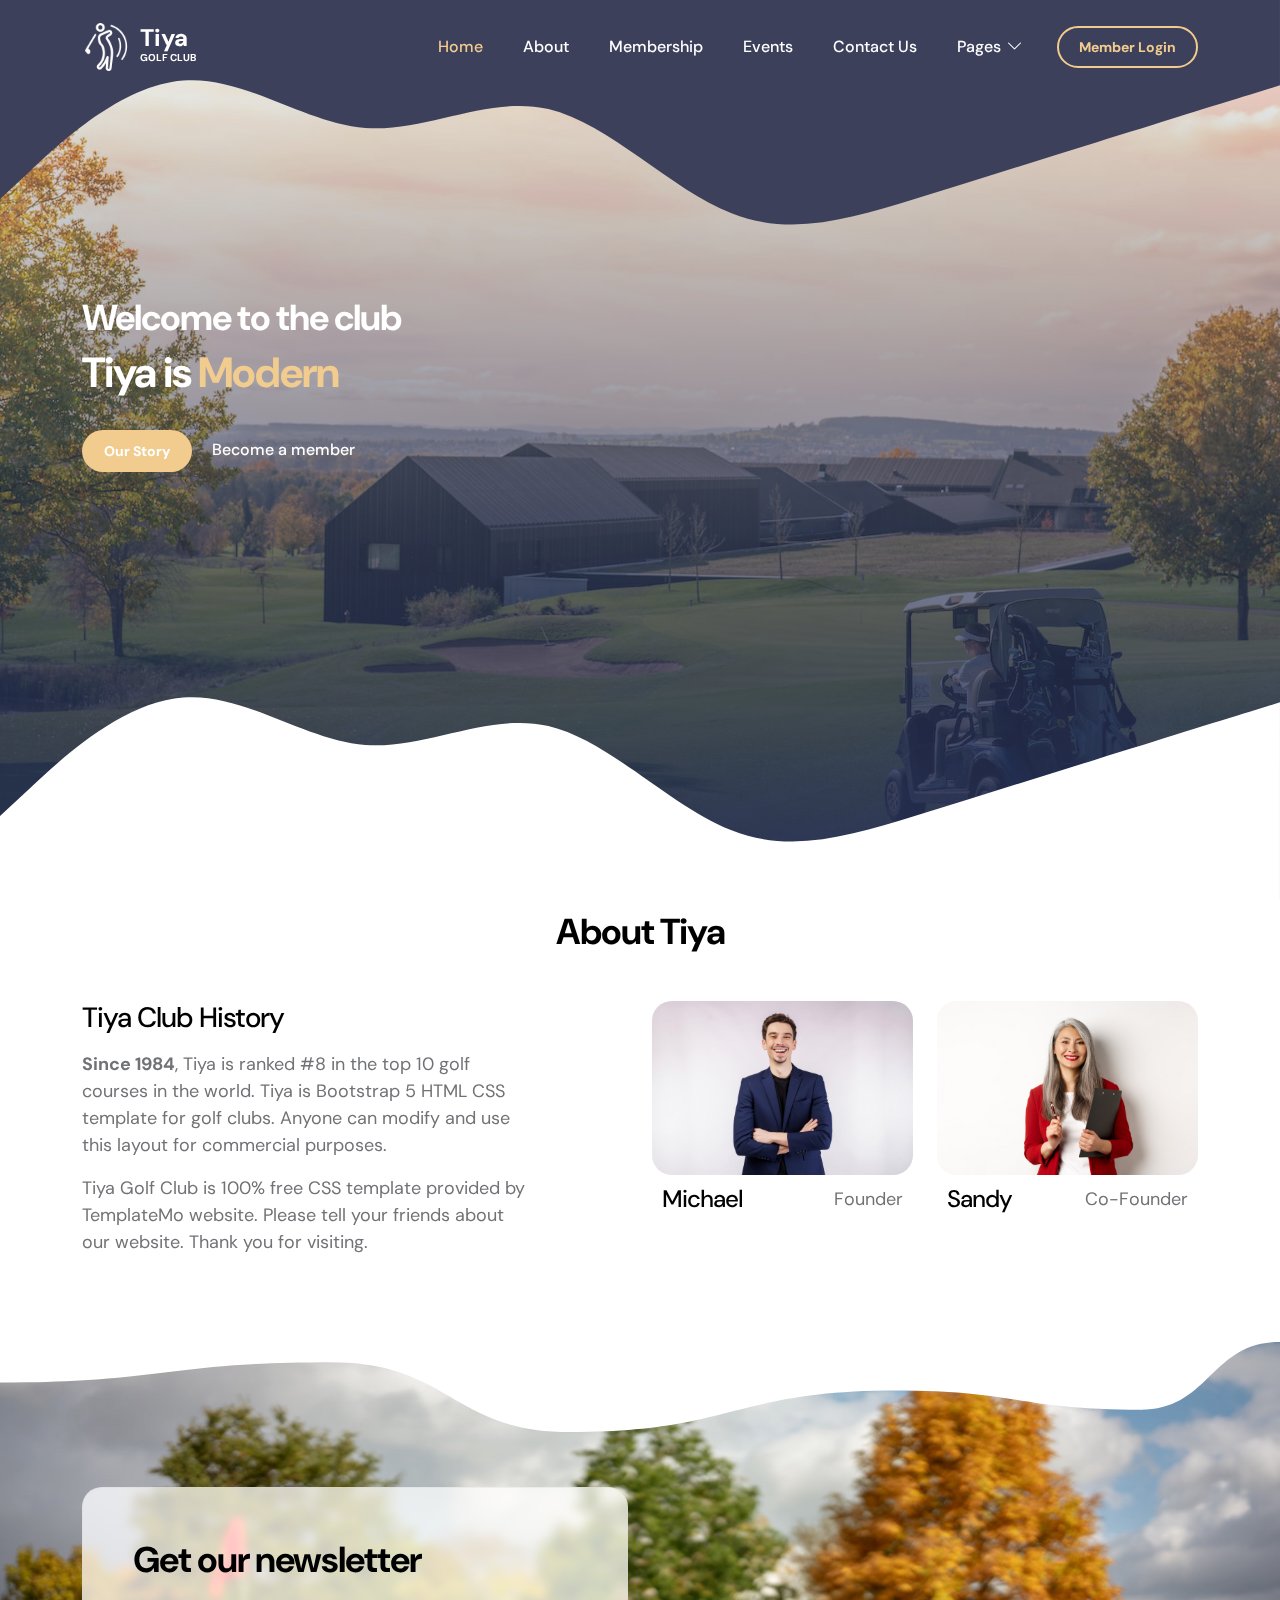
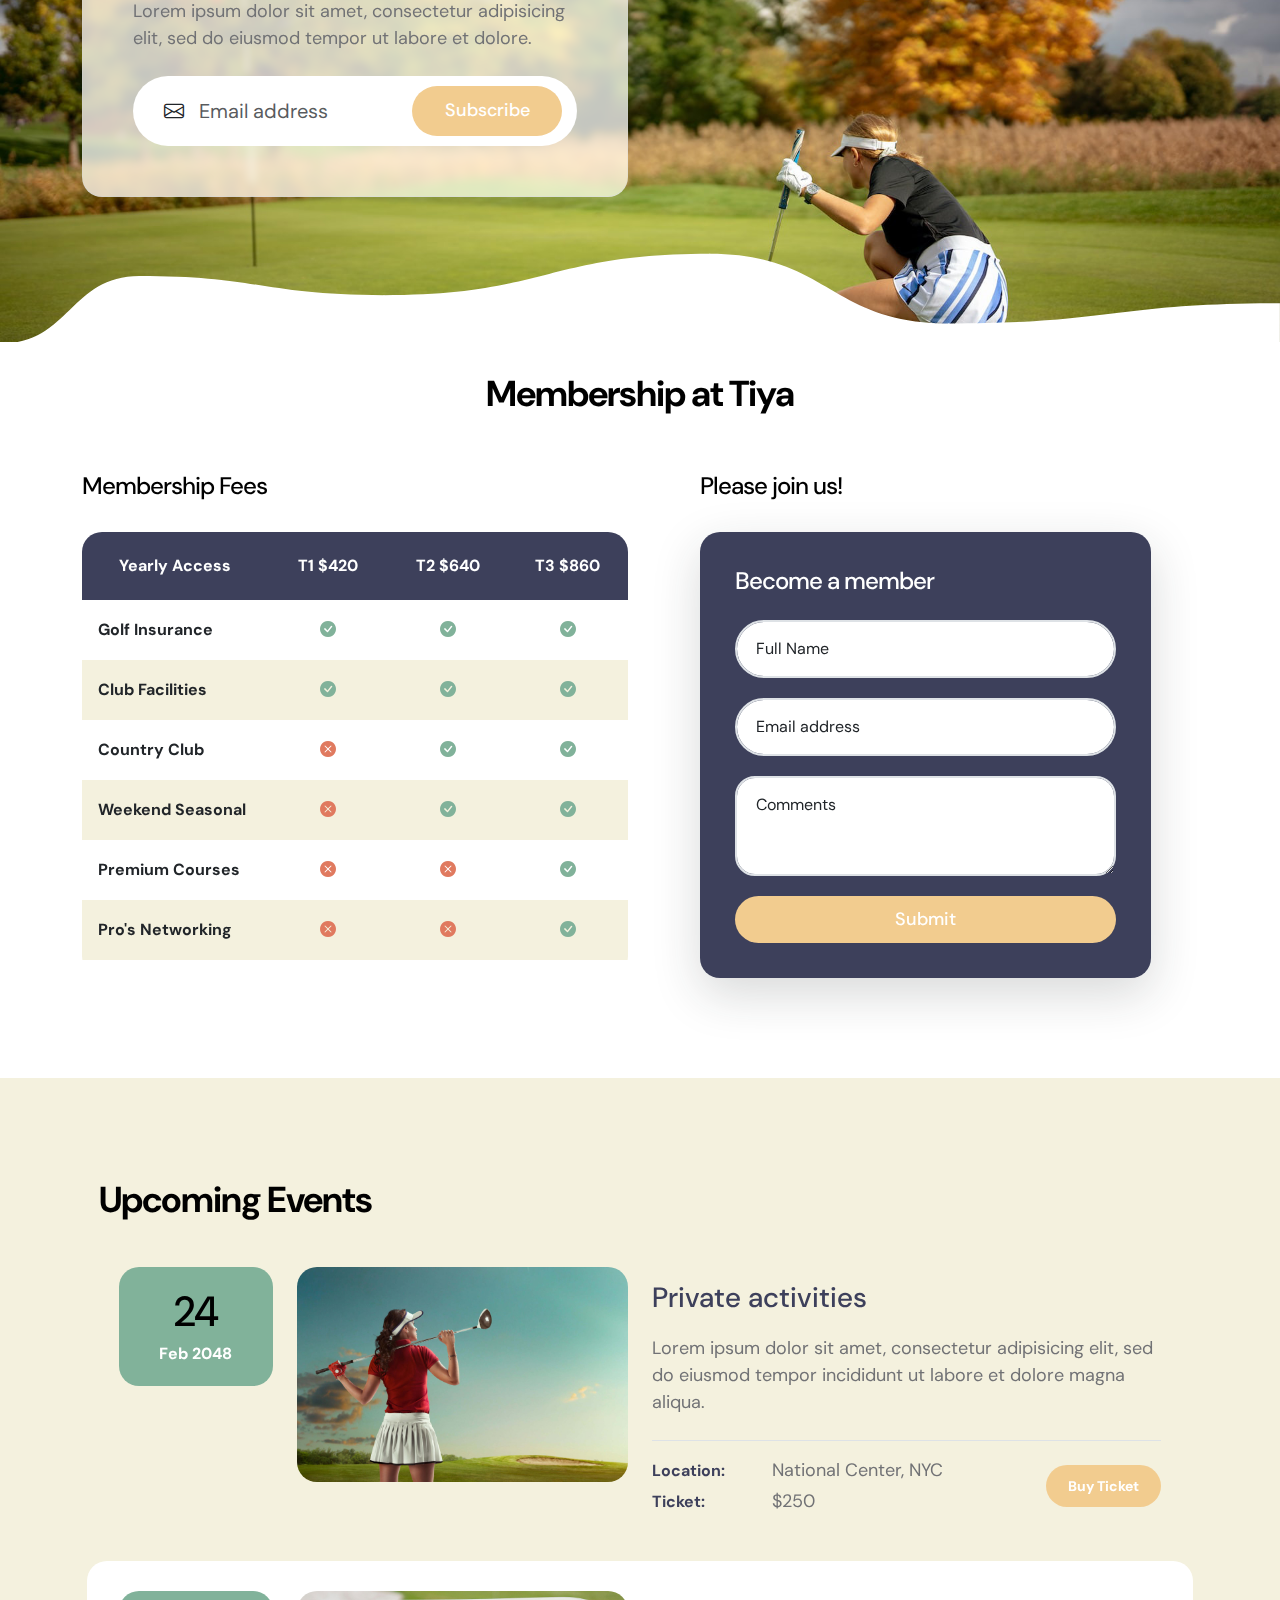
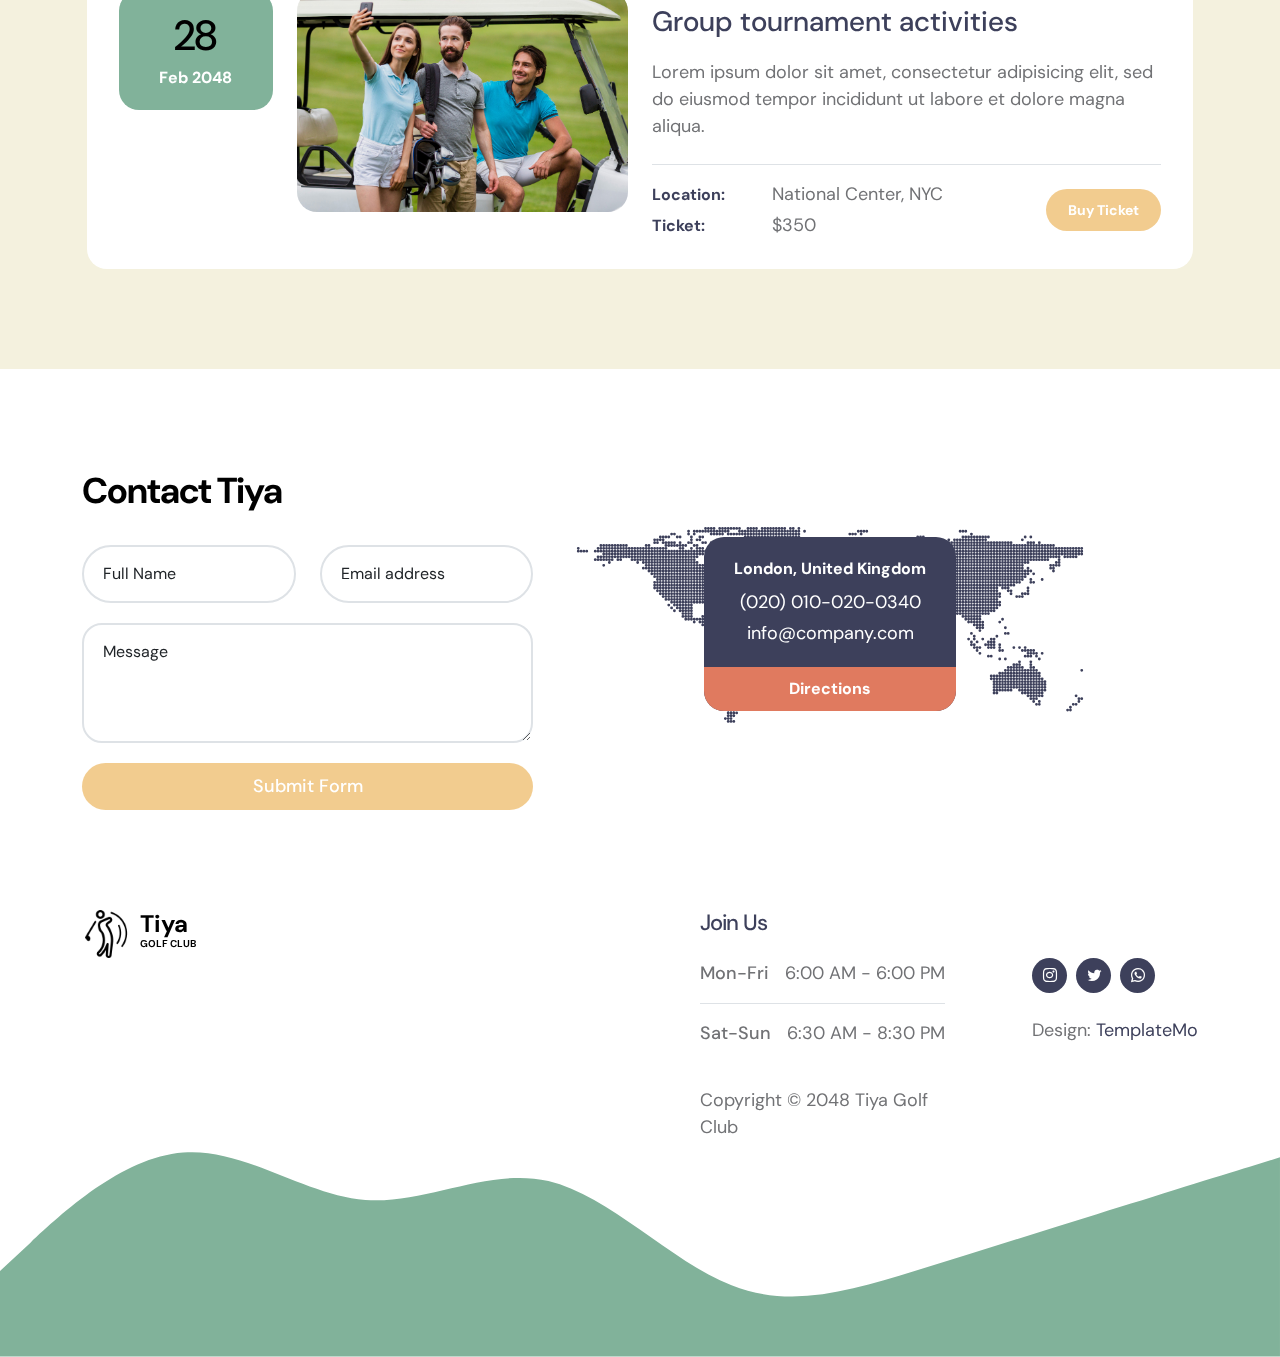
<file: templatemo_587_tiya_golf_club/index.html>
<!doctype html>
<html lang="en">
    <head>
        <meta charset="utf-8">
        <meta name="viewport" content="width=device-width, initial-scale=1">

        <meta name="description" content="">
        <meta name="author" content="">

        <title>Tiya Golf Club - Free HTML CSS Template</title>

        <!-- CSS FILES -->                
        <link rel="preconnect" href="https://fonts.googleapis.com">

        <link rel="preconnect" href="https://fonts.gstatic.com" crossorigin>

        <link href="https://fonts.googleapis.com/css2?family=DM+Sans:ital,wght@0,400;0,500;0,700;1,400&display=swap" rel="stylesheet">

        <link href="css/bootstrap.min.css" rel="stylesheet">

        <link href="css/bootstrap-icons.css" rel="stylesheet">

        <link href="css/templatemo-tiya-golf-club.css" rel="stylesheet">
        
<!--

TemplateMo 587 Tiya Golf Club

https://templatemo.com/tm-587-tiya-golf-club

-->
    </head>
    
    <body>

        <main>

            <nav class="navbar navbar-expand-lg">                
                <div class="container">
                    <a class="navbar-brand d-flex align-items-center" href="index.html">
                        <img src="images/logo.png" class="navbar-brand-image img-fluid" alt="Tiya Golf Club">
                        <span class="navbar-brand-text">
                            Tiya
                            <small>Golf Club</small>
                        </span>
                    </a>

                    <div class="d-lg-none ms-auto me-3">
                        <a class="btn custom-btn custom-border-btn" data-bs-toggle="offcanvas" href="#offcanvasExample" role="button" aria-controls="offcanvasExample">Member Login</a>
                    </div>
    
                    <button class="navbar-toggler" type="button" data-bs-toggle="collapse" data-bs-target="#navbarNav" aria-controls="navbarNav" aria-expanded="false" aria-label="Toggle navigation">
                        <span class="navbar-toggler-icon"></span>
                    </button>
    
                    <div class="collapse navbar-collapse" id="navbarNav">
                        <ul class="navbar-nav ms-lg-auto">
                            <li class="nav-item">
                                <a class="nav-link click-scroll" href="#section_1">Home</a>
                            </li>
    
                            <li class="nav-item">
                                <a class="nav-link click-scroll" href="#section_2">About</a>
                            </li>

                            <li class="nav-item">
                                <a class="nav-link click-scroll" href="#section_3">Membership</a>
                            </li>

                            <li class="nav-item">
                                <a class="nav-link click-scroll" href="#section_4">Events</a>
                            </li>

                            <li class="nav-item">
                                <a class="nav-link click-scroll" href="#section_5">Contact Us</a>
                            </li>

                            <li class="nav-item dropdown">
                                <a class="nav-link dropdown-toggle" href="#" id="navbarLightDropdownMenuLink" role="button" data-bs-toggle="dropdown" aria-expanded="false">Pages</a>

                                <ul class="dropdown-menu dropdown-menu-light" aria-labelledby="navbarLightDropdownMenuLink">
                                    <li><a class="dropdown-item" href="event-listing.html">Event Listing</a></li>

                                    <li><a class="dropdown-item" href="event-detail.html">Event Detail</a></li>
                                </ul>
                            </li>
                        </ul>

                        <div class="d-none d-lg-block ms-lg-3">
                            <a class="btn custom-btn custom-border-btn" data-bs-toggle="offcanvas" href="#offcanvasExample" role="button" aria-controls="offcanvasExample">Member Login</a>
                        </div>
                    </div>
                </div>
            </nav>

            <div class="offcanvas offcanvas-end" data-bs-scroll="true" tabindex="-1" id="offcanvasExample" aria-labelledby="offcanvasExampleLabel">                
                <div class="offcanvas-header">
                    <h5 class="offcanvas-title" id="offcanvasExampleLabel">Member Login</h5>
                    
                    <button type="button" class="btn-close" data-bs-dismiss="offcanvas" aria-label="Close"></button>
                </div>
                
                <div class="offcanvas-body d-flex flex-column">
                    <form class="custom-form member-login-form" action="#" method="post" role="form">

                        <div class="member-login-form-body">
                            <div class="mb-4">
                                <label class="form-label mb-2" for="member-login-number">Membership No.</label>

                                <input type="text" name="member-login-number" id="member-login-number" class="form-control" placeholder="11002560" required>
                            </div>

                            <div class="mb-4">
                                <label class="form-label mb-2" for="member-login-password">Password</label>

                                <input type="password" name="member-login-password" id="member-login-password" pattern="[0-9a-zA-Z]{4,10}" class="form-control" placeholder="Password" required="">
                            </div>

                            <div class="form-check mb-4">
                                <input class="form-check-input" type="checkbox" value="" id="flexCheckDefault">
                              
                                <label class="form-check-label" for="flexCheckDefault">
                                    Remember me
                                </label>
                            </div>

                            <div class="col-lg-5 col-md-7 col-8 mx-auto">
                                <button type="submit" class="form-control">Login</button>
                            </div>

                            <div class="text-center my-4">
                                <a href="#">Forgotten password?</a>
                            </div>
                        </div>
                    </form>

                    <div class="mt-auto mb-5">
                        <p>
                            <strong class="text-white me-3">Any Questions?</strong>

                            <a href="tel: 010-020-0340" class="contact-link">
                            	010-020-0340
                            </a>
                        </p>
                    </div>
                </div>

                <svg xmlns="http://www.w3.org/2000/svg" viewBox="0 0 1440 320"><path fill="#3D405B" fill-opacity="1" d="M0,224L34.3,192C68.6,160,137,96,206,90.7C274.3,85,343,139,411,144C480,149,549,107,617,122.7C685.7,139,754,213,823,240C891.4,267,960,245,1029,224C1097.1,203,1166,181,1234,160C1302.9,139,1371,117,1406,106.7L1440,96L1440,320L1405.7,320C1371.4,320,1303,320,1234,320C1165.7,320,1097,320,1029,320C960,320,891,320,823,320C754.3,320,686,320,617,320C548.6,320,480,320,411,320C342.9,320,274,320,206,320C137.1,320,69,320,34,320L0,320Z"></path></svg>
            </div>
            

            <section class="hero-section d-flex justify-content-center align-items-center" id="section_1">

                <div class="section-overlay"></div>

                <svg xmlns="http://www.w3.org/2000/svg" viewBox="0 0 1440 320"><path fill="#3D405B" fill-opacity="1" d="M0,224L34.3,192C68.6,160,137,96,206,90.7C274.3,85,343,139,411,144C480,149,549,107,617,122.7C685.7,139,754,213,823,240C891.4,267,960,245,1029,224C1097.1,203,1166,181,1234,160C1302.9,139,1371,117,1406,106.7L1440,96L1440,0L1405.7,0C1371.4,0,1303,0,1234,0C1165.7,0,1097,0,1029,0C960,0,891,0,823,0C754.3,0,686,0,617,0C548.6,0,480,0,411,0C342.9,0,274,0,206,0C137.1,0,69,0,34,0L0,0Z"></path></svg>

                <div class="container">
                    <div class="row">

                        <div class="col-lg-6 col-12 mb-5 mb-lg-0">
                            <h2 class="text-white">Welcome to the club</h2>

                            <h1 class="cd-headline rotate-1 text-white mb-4 pb-2">
                                <span>Tiya is</span>
                                <span class="cd-words-wrapper">
                                    <b class="is-visible">Modern</b>
                                    <b>Creative</b>
                                    <b>Lifestyle</b>
                                </span>
                            </h1>

                            <div class="custom-btn-group">
                                <a href="#section_2" class="btn custom-btn smoothscroll me-3">Our Story</a>

                                <a href="#section_3" class="link smoothscroll">Become a member</a>
                            </div>
                        </div>

                        <div class="col-lg-6 col-12">
                            <div class="ratio ratio-16x9">
                                <iframe width="560" height="315" src="https://www.youtube.com/embed/MGNgbNGOzh8" title="YouTube video player" frameborder="0" allow="accelerometer; autoplay; clipboard-write; encrypted-media; gyroscope; picture-in-picture; web-share" allowfullscreen></iframe>
                            </div>
                        </div>

                    </div>
                </div>

                <svg xmlns="http://www.w3.org/2000/svg" viewBox="0 0 1440 320"><path fill="#ffffff" fill-opacity="1" d="M0,224L34.3,192C68.6,160,137,96,206,90.7C274.3,85,343,139,411,144C480,149,549,107,617,122.7C685.7,139,754,213,823,240C891.4,267,960,245,1029,224C1097.1,203,1166,181,1234,160C1302.9,139,1371,117,1406,106.7L1440,96L1440,320L1405.7,320C1371.4,320,1303,320,1234,320C1165.7,320,1097,320,1029,320C960,320,891,320,823,320C754.3,320,686,320,617,320C548.6,320,480,320,411,320C342.9,320,274,320,206,320C137.1,320,69,320,34,320L0,320Z"></path></svg>
            </section>


            <section class="about-section section-padding" id="section_2">
                <div class="container">
                    <div class="row">

                        <div class="col-lg-12 col-12 text-center">
                            <h2 class="mb-lg-5 mb-4">About Tiya</h2>
                        </div>

                        <div class="col-lg-5 col-12 me-auto mb-4 mb-lg-0">
                            <h3 class="mb-3">Tiya Club History</h3>

                            <p><strong>Since 1984</strong>, Tiya is ranked #8 in the top 10 golf courses in the world. Tiya is Bootstrap 5 HTML CSS template for golf clubs. Anyone can modify and use this layout for commercial purposes.</p>

                            <p>Tiya Golf Club is 100% free CSS template provided by TemplateMo website. Please tell your friends about our website. Thank you for visiting.</p>
                        </div>

                        <div class="col-lg-3 col-md-6 col-12 mb-4 mb-lg-0 mb-md-0">
                            <div class="member-block">
                                <div class="member-block-image-wrap">
                                    <img src="images/members/portrait-young-handsome-businessman-wearing-suit-standing-with-crossed-arms-with-isolated-studio-white-background.jpg" class="member-block-image img-fluid" alt="">

                                    <ul class="social-icon">
                                        <li class="social-icon-item">
                                            <a href="#" class="social-icon-link bi-twitter"></a>
                                        </li>

                                        <li class="social-icon-item">
                                            <a href="#" class="social-icon-link bi-whatsapp"></a>
                                        </li>
                                    </ul>
                                </div>

                                <div class="member-block-info d-flex align-items-center">
                                    <h4>Michael</h4>

                                    <p class="ms-auto">Founder</p>
                                </div>
                            </div>
                        </div>

                        <div class="col-lg-3 col-md-6 col-12">
                            <div class="member-block">
                                <div class="member-block-image-wrap">
                                    <img src="images/members/successful-asian-lady-boss-red-blazer-holding-clipboard-with-documens-pen-working-looking-happy-white-background.jpg" class="member-block-image img-fluid" alt="">

                                    <ul class="social-icon">
                                        <li class="social-icon-item">
                                            <a href="#" class="social-icon-link bi-linkedin"></a>
                                        </li>
                                        <li class="social-icon-item">
                                            <a href="#" class="social-icon-link bi-twitter"></a>
                                        </li>
                                    </ul>
                                </div>

                                <div class="member-block-info d-flex align-items-center">
                                    <h4>Sandy</h4>

                                    <p class="ms-auto">Co-Founder</p>
                                </div>
                            </div>
                        </div>

                    </div>
                </div>
            </section>


            <section class="section-bg-image">
                <svg viewBox="0 0 1265 144" xmlns="http://www.w3.org/2000/svg" xmlns:xlink="http://www.w3.org/1999/xlink"><path fill="rgba(255, 255, 255, 1)" d="M 0 40 C 164 40 164 20 328 20 L 328 20 L 328 0 L 0 0 Z" stroke-width="0"></path> <path fill="rgba(255, 255, 255, 1)" d="M 327 20 C 445.5 20 445.5 89 564 89 L 564 89 L 564 0 L 327 0 Z" stroke-width="0"></path> <path fill="rgba(255, 255, 255, 1)" d="M 563 89 C 724.5 89 724.5 48 886 48 L 886 48 L 886 0 L 563 0 Z" stroke-width="0"></path><path fill="rgba(255, 255, 255, 1)" d="M 885 48 C 1006.5 48 1006.5 67 1128 67 L 1128 67 L 1128 0 L 885 0 Z" stroke-width="0"></path><path fill="rgba(255, 255, 255, 1)" d="M 1127 67 C 1196 67 1196 0 1265 0 L 1265 0 L 1265 0 L 1127 0 Z" stroke-width="0"></path></svg>

                <div class="container">
                    <div class="row">

                        <div class="col-lg-6 col-12">
                            <div class="section-bg-image-block">
                                <h2 class="mb-lg-3">Get our newsletter</h2>

                                <p>Lorem ipsum dolor sit amet, consectetur adipisicing elit, sed do eiusmod tempor ut labore et dolore.</p>

                                <form action="#" method="get" class="custom-form mt-lg-4 mt-2" role="form">
                                    <div class="input-group input-group-lg">
                                        <span class="input-group-text bi-envelope" id="basic-addon1"></span>

                                        <input type="email" name="email" id="email" pattern="[^ @]*@[^ @]*" class="form-control" placeholder="Email address" required="">

                                        <button type="submit" class="form-control">Subscribe</button>
                                    </div>
                                </form>
                            </div>
                        </div>

                    </div>
                </div>

                <svg viewBox="0 0 1265 144" xmlns="http://www.w3.org/2000/svg" xmlns:xlink="http://www.w3.org/1999/xlink"><path fill="rgba(255, 255, 255, 1)" d="M 0 40 C 164 40 164 20 328 20 L 328 20 L 328 0 L 0 0 Z" stroke-width="0"></path> <path fill="rgba(255, 255, 255, 1)" d="M 327 20 C 445.5 20 445.5 89 564 89 L 564 89 L 564 0 L 327 0 Z" stroke-width="0"></path> <path fill="rgba(255, 255, 255, 1)" d="M 563 89 C 724.5 89 724.5 48 886 48 L 886 48 L 886 0 L 563 0 Z" stroke-width="0"></path><path fill="rgba(255, 255, 255, 1)" d="M 885 48 C 1006.5 48 1006.5 67 1128 67 L 1128 67 L 1128 0 L 885 0 Z" stroke-width="0"></path><path fill="rgba(255, 255, 255, 1)" d="M 1127 67 C 1196 67 1196 0 1265 0 L 1265 0 L 1265 0 L 1127 0 Z" stroke-width="0"></path></svg>
            </section>


            <section class="membership-section section-padding" id="section_3">
                <div class="container">
                    <div class="row">

                        <div class="col-lg-12 col-12 text-center mx-auto mb-lg-5 mb-4">
                            <h2><span>Membership</span> at Tiya</h2>
                        </div>

                        <div class="col-lg-6 col-12 mb-3 mb-lg-0">
                            <h4 class="mb-4 pb-lg-2">Membership Fees</h4>

                            <div class="table-responsive">
                                <table class="table text-center">
                                    <thead>
                                        <tr>
                                            <th style="width: 34%;">Yearly Access</th>
                                            
                                            <th style="width: 22%;">T1 $420</th>
                                            
                                            <th style="width: 22%;">T2 $640</th>
                                            
                                            <th style="width: 22%;">T3 $860</th>
                                        </tr>
                                    </thead>

                                    <tbody>
                                        <tr>
                                            <th scope="row" class="text-start">Golf Insurance</th>
                                            
                                            <td>
                                                <i class="bi-check-circle-fill"></i>
                                            </td>
                                            
                                            <td>
                                                <i class="bi-check-circle-fill"></i>
                                            </td>
                                            
                                            <td>
                                                <i class="bi-check-circle-fill"></i>
                                            </td>
                                        </tr>

                                        <tr>
                                            <th scope="row" class="text-start">Club Facilities</th>

                                            <td>
                                                <i class="bi-check-circle-fill"></i>
                                            </td>

                                            <td>
                                                <i class="bi-check-circle-fill"></i>
                                            </td>

                                            <td>
                                                <i class="bi-check-circle-fill"></i>
                                            </td>
                                        </tr>

                                        <tr>
                                            <th scope="row" class="text-start">Country Club</th>

                                            <td>
                                                <i class="bi-x-circle-fill"></i>
                                            </td>

                                            <td>
                                                <i class="bi-check-circle-fill"></i>
                                            </td>

                                            <td>
                                                <i class="bi-check-circle-fill"></i>
                                            </td>
                                        </tr>

                                        <tr>
                                            <th scope="row" class="text-start">Weekend Seasonal</th>

                                            <td>
                                                <i class="bi-x-circle-fill"></i>
                                            </td>

                                            <td>
                                                <i class="bi-check-circle-fill"></i>
                                            </td>

                                            <td>
                                                <i class="bi-check-circle-fill"></i>
                                            </td>
                                        </tr>

                                        <tr>
                                            <th scope="row" class="text-start">Premium Courses</th>

                                            <td>
                                                <i class="bi-x-circle-fill"></i>
                                            </td>

                                            <td>
                                                <i class="bi-x-circle-fill"></i>
                                            </td>

                                            <td>
                                                <i class="bi-check-circle-fill"></i>
                                            </td>
                                        </tr>
                                        
                                        <tr>
                                            <th scope="row" class="text-start">Pro's Networking</th>

                                            <td>
                                                <i class="bi-x-circle-fill"></i>
                                            </td>

                                            <td>
                                                <i class="bi-x-circle-fill"></i>
                                            </td>

                                            <td>
                                                <i class="bi-check-circle-fill"></i>
                                            </td>
                                        </tr>
                                        
                                    </tbody>
                                </table>
                            </div>
                        </div>

                        <div class="col-lg-5 col-12 mx-auto">
                        <h4 class="mb-4 pb-lg-2">Please join us!</h4>
                            <form action="#" method="post" class="custom-form membership-form shadow-lg" role="form">
                                <h4 class="text-white mb-4">Become a member</h4>

                                    <div class="form-floating">
                                        <input type="text" name="full-name" id="full-name" class="form-control" placeholder="Full Name" required="">
                                        
                                        <label for="floatingInput">Full Name</label>
                                    </div>

                                    <div class="form-floating">
                                        <input type="email" name="email" id="email" pattern="[^ @]*@[^ @]*" class="form-control" placeholder="Email address" required="">
                                        
                                        <label for="floatingInput">Email address</label>
                                    </div>

                                    <div class="form-floating">
                                        <textarea class="form-control" id="message" name="message" placeholder="Describe message here"></textarea>
                                        
                                        <label for="floatingTextarea"> Comments</label>
                                    </div>

                                    <button type="submit" class="form-control">Submit</button>
                                </div>
                            </form>
                        </div>

                    </div>
                </div>
            </section>


            <section class="events-section section-bg section-padding" id="section_4">
                <div class="container">
                    <div class="row">

                        <div class="col-lg-12 col-12">
                            <h2 class="mb-lg-3">Upcoming Events</h2>
                        </div>

                        <div class="row custom-block mb-3">
                            <div class="col-lg-2 col-md-4 col-12 order-2 order-md-0 order-lg-0">
                                <div class="custom-block-date-wrap d-flex d-lg-block d-md-block align-items-center mt-3 mt-lg-0 mt-md-0">
                                    <h6 class="custom-block-date mb-lg-1 mb-0 me-3 me-lg-0 me-md-0">24</h6>
                                    
                                    <strong class="text-white">Feb 2048</strong>
                                </div>
                            </div>

                            <div class="col-lg-4 col-md-8 col-12 order-1 order-lg-0">
                                <div class="custom-block-image-wrap">
                                    <a href="event-detail.html">
                                        <img src="images/professional-golf-player.jpg" class="custom-block-image img-fluid" alt="">

                                        <i class="custom-block-icon bi-link"></i>
                                    </a>
                                </div>
                            </div>

                            <div class="col-lg-6 col-12 order-3 order-lg-0">
                                <div class="custom-block-info mt-2 mt-lg-0">
                                    <a href="event-detail.html" class="events-title mb-3">Private activities</a>

                                    <p class="mb-0">Lorem ipsum dolor sit amet, consectetur adipisicing elit, sed do eiusmod tempor incididunt ut labore et dolore magna aliqua.</p>

                                    <div class="d-flex flex-wrap border-top mt-4 pt-3">

                                        <div class="mb-4 mb-lg-0">
                                            <div class="d-flex flex-wrap align-items-center mb-1">
                                                <span class="custom-block-span">Location:</span>

                                                <p class="mb-0">National Center, NYC</p>
                                            </div>

                                            <div class="d-flex flex-wrap align-items-center">
                                                <span class="custom-block-span">Ticket:</span>

                                                <p class="mb-0">$250</p>
                                            </div>
                                        </div>

                                        <div class="d-flex align-items-center ms-lg-auto">
                                            <a href="event-detail.html" class="btn custom-btn">Buy Ticket</a>
                                        </div>
                                    </div>
                                </div>
                            </div>
                        </div>

                        <div class="row custom-block custom-block-bg">
                            <div class="col-lg-2 col-md-4 col-12 order-2 order-md-0 order-lg-0">
                                <div class="custom-block-date-wrap d-flex d-lg-block d-md-block align-items-center mt-3 mt-lg-0 mt-md-0">
                                    <h6 class="custom-block-date mb-lg-1 mb-0 me-3 me-lg-0 me-md-0">28</h6>
                                    
                                    <strong class="text-white">Feb 2048</strong>
                                </div>
                            </div>

                            <div class="col-lg-4 col-md-8 col-12 order-1 order-lg-0">
                                <div class="custom-block-image-wrap">
                                    <a href="event-detail.html">
                                        <img src="images/girl-taking-selfie-with-friends-golf-field.jpg" class="custom-block-image img-fluid" alt="">

                                        <i class="custom-block-icon bi-link"></i>
                                    </a>
                                </div>
                            </div>

                            <div class="col-lg-6 col-12 order-3 order-lg-0">
                                <div class="custom-block-info mt-2 mt-lg-0">
                                    <a href="event-detail.html" class="events-title mb-3">Group tournament activities</a>

                                    <p class="mb-0">Lorem ipsum dolor sit amet, consectetur adipisicing elit, sed do eiusmod tempor incididunt ut labore et dolore magna aliqua.</p>

                                    <div class="d-flex flex-wrap border-top mt-4 pt-3">

                                        <div class="mb-4 mb-lg-0">
                                            <div class="d-flex flex-wrap align-items-center mb-1">
                                                <span class="custom-block-span">Location:</span>

                                                <p class="mb-0">National Center, NYC</p>
                                            </div>

                                            <div class="d-flex flex-wrap align-items-center">
                                                <span class="custom-block-span">Ticket:</span>

                                                <p class="mb-0">$350</p>
                                            </div>
                                        </div>

                                        <div class="d-flex align-items-center ms-lg-auto">
                                            <a href="event-detail.html" class="btn custom-btn">Buy Ticket</a>
                                        </div>
                                    </div>
                                </div>
                            </div>
                        </div>

                    </div>
                </div>
            </section>


            <section class="contact-section section-padding" id="section_5">
                <div class="container">
                    <div class="row">

                        <div class="col-lg-5 col-12">
                            <form action="#" method="post" class="custom-form contact-form" role="form">
                                <h2 class="mb-4 pb-2">Contact Tiya</h2>

                                <div class="row">
                                    <div class="col-lg-6 col-md-6 col-12">
                                        <div class="form-floating">
                                            <input type="text" name="full-name" id="full-name" class="form-control" placeholder="Full Name" required="">
                                            
                                            <label for="floatingInput">Full Name</label>
                                        </div>
                                    </div>

                                    <div class="col-lg-6 col-md-6 col-12"> 
                                        <div class="form-floating">
                                            <input type="email" name="email" id="email" pattern="[^ @]*@[^ @]*" class="form-control" placeholder="Email address" required="">
                                            
                                            <label for="floatingInput">Email address</label>
                                        </div>
                                    </div>

                                    <div class="col-lg-12 col-12">
                                        <div class="form-floating">
                                            <textarea class="form-control" id="message" name="message" placeholder="Describe message here"></textarea>
                                            
                                            <label for="floatingTextarea">Message</label>
                                        </div>

                                        <button type="submit" class="form-control">Submit Form</button>
                                    </div>
                                </div>
                            </form>
                        </div>

                        <div class="col-lg-6 col-12">
                            <div class="contact-info mt-5">
                                <div class="contact-info-item">
                                    <div class="contact-info-body">
                                        <strong>London, United Kingdom</strong>

                                        <p class="mt-2 mb-1">
                                            <a href="tel: 010-020-0340" class="contact-link">
                                                (020) 
                                                010-020-0340
                                            </a>
                                        </p>

                                        <p class="mb-0">
                                            <a href="mailto:info@company.com" class="contact-link">
                                                info@company.com
                                            </a>
                                        </p>
                                    </div>

                                    <div class="contact-info-footer">
                                        <a href="#">Directions</a>
                                    </div>
                                </div>

                                <img src="images/WorldMap.svg" class="img-fluid" alt="">
                            </div>
                        </div>

                    </div>
                </div>
            </section>
        </main>

        <footer class="site-footer">
            <div class="container">
                <div class="row">

                    <div class="col-lg-6 col-12 me-auto mb-5 mb-lg-0">
                        <a class="navbar-brand d-flex align-items-center" href="index.html">
                            <img src="images/logo.png" class="navbar-brand-image img-fluid" alt="">
                            <span class="navbar-brand-text">
                                Tiya
                                <small>Golf Club</small>
                            </span>
                        </a>
                    </div>

                    <div class="col-lg-3 col-12">
                        <h5 class="site-footer-title mb-4">Join Us</h5>

                        <p class="d-flex border-bottom pb-3 mb-3 me-lg-3">
                            <span>Mon-Fri</span>
                            6:00 AM - 6:00 PM
                        </p>

                        <p class="d-flex me-lg-3">
                            <span>Sat-Sun</span>
                            6:30 AM - 8:30 PM
                        </p>
                        <br>
                        <p class="copyright-text">Copyright © 2048 Tiya Golf Club</p>
                    </div>

                        <div class="col-lg-2 col-12 ms-auto">
                            <ul class="social-icon mt-lg-5 mt-3 mb-4">
                                <li class="social-icon-item">
                                    <a href="#" class="social-icon-link bi-instagram"></a>
                                </li>

                                <li class="social-icon-item">
                                    <a href="#" class="social-icon-link bi-twitter"></a>
                                </li>

                                <li class="social-icon-item">
                                    <a href="#" class="social-icon-link bi-whatsapp"></a>
                                </li>
                            </ul>
                            <p class="copyright-text">Design: <a rel="nofollow" href="https://templatemo.com" target="_blank">TemplateMo</a></p>
                            
                        </div>

                </div>
            </div>

            <svg xmlns="http://www.w3.org/2000/svg" viewBox="0 0 1440 320"><path fill="#81B29A" fill-opacity="1" d="M0,224L34.3,192C68.6,160,137,96,206,90.7C274.3,85,343,139,411,144C480,149,549,107,617,122.7C685.7,139,754,213,823,240C891.4,267,960,245,1029,224C1097.1,203,1166,181,1234,160C1302.9,139,1371,117,1406,106.7L1440,96L1440,320L1405.7,320C1371.4,320,1303,320,1234,320C1165.7,320,1097,320,1029,320C960,320,891,320,823,320C754.3,320,686,320,617,320C548.6,320,480,320,411,320C342.9,320,274,320,206,320C137.1,320,69,320,34,320L0,320Z"></path></svg>
        </footer>


        <!-- JAVASCRIPT FILES -->
        <script src="js/jquery.min.js"></script>
        <script src="js/bootstrap.bundle.min.js"></script>
        <script src="js/jquery.sticky.js"></script>
        <script src="js/click-scroll.js"></script>
        <script src="js/animated-headline.js"></script>
        <script src="js/modernizr.js"></script>
        <script src="js/custom.js"></script>

    </body>
</html>
</file>
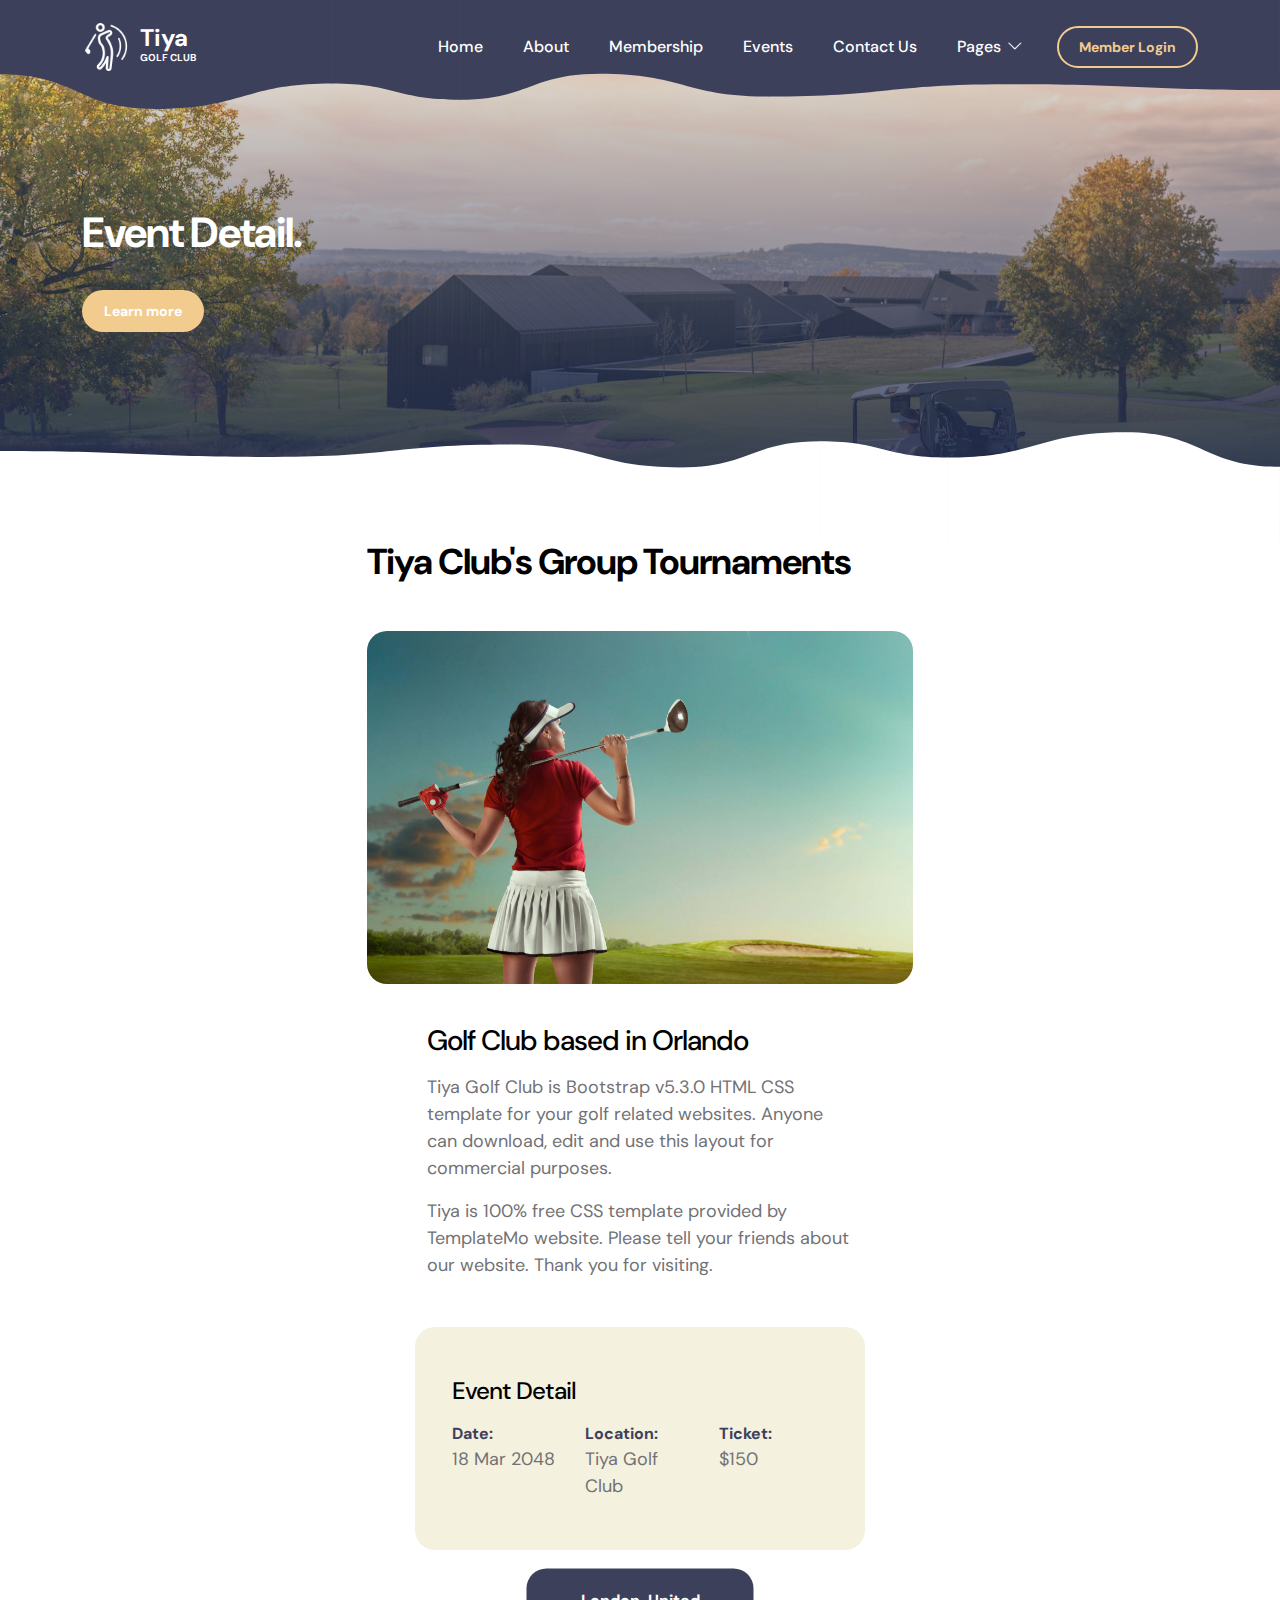
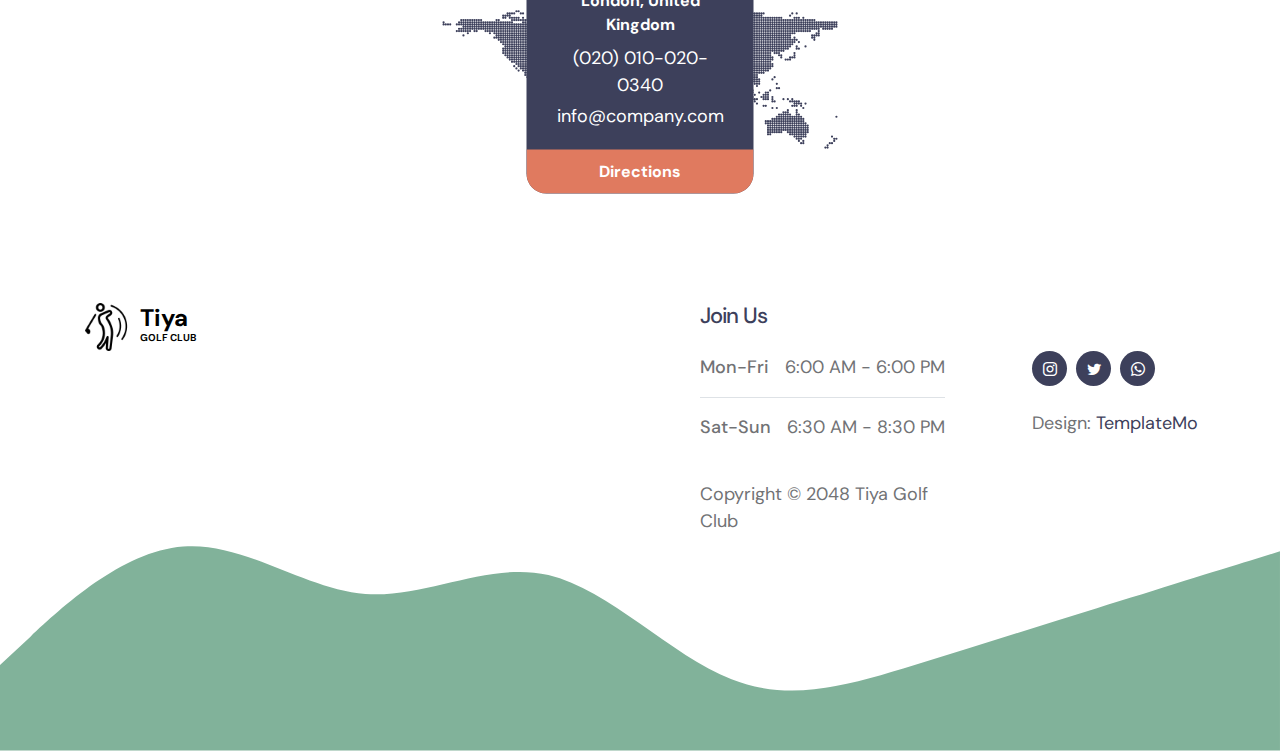
<file: templatemo_587_tiya_golf_club/event-detail.html>
<!doctype html>
<html lang="en">
    <head>
        <meta charset="utf-8">
        <meta name="viewport" content="width=device-width, initial-scale=1">

        <meta name="description" content="">
        <meta name="author" content="">

        <title>Tiya Golf Club - Event Detail</title>

        <!-- CSS FILES -->                
        <link rel="preconnect" href="https://fonts.googleapis.com">

        <link rel="preconnect" href="https://fonts.gstatic.com" crossorigin>

        <link href="https://fonts.googleapis.com/css2?family=DM+Sans:ital,wght@0,400;0,500;0,700;1,400&display=swap" rel="stylesheet">

        <link href="css/bootstrap.min.css" rel="stylesheet">

        <link href="css/bootstrap-icons.css" rel="stylesheet">

        <link href="css/templatemo-tiya-golf-club.css" rel="stylesheet">
        
<!--

TemplateMo 587 Tiya Golf Club

https://templatemo.com/tm-587-tiya-golf-club

-->
    </head>
    
    <body>

        <main>

            <nav class="navbar navbar-expand-lg">                
                <div class="container">
                    <a class="navbar-brand d-flex align-items-center" href="index.html">
                        <img src="images/logo.png" class="navbar-brand-image img-fluid" alt="Tiya Golf Club">
                        <span class="navbar-brand-text">
                            Tiya
                            <small>Golf Club</small>
                        </span>
                    </a>

                    <div class="d-lg-none ms-auto me-3">
                        <a class="btn custom-btn custom-border-btn" data-bs-toggle="offcanvas" href="#offcanvasExample" role="button" aria-controls="offcanvasExample">Member Login</a>
                    </div>
    
                    <button class="navbar-toggler" type="button" data-bs-toggle="collapse" data-bs-target="#navbarNav" aria-controls="navbarNav" aria-expanded="false" aria-label="Toggle navigation">
                        <span class="navbar-toggler-icon"></span>
                    </button>
    
                    <div class="collapse navbar-collapse" id="navbarNav">
                        <ul class="navbar-nav ms-lg-auto">
                            <li class="nav-item">
                                <a class="nav-link" href="index.html#section_1">Home</a>
                            </li>
    
                            <li class="nav-item">
                                <a class="nav-link" href="index.html#section_2">About</a>
                            </li>

                            <li class="nav-item">
                                <a class="nav-link" href="index.html#section_3">Membership</a>
                            </li>

                            <li class="nav-item">
                                <a class="nav-link" href="index.html#section_4">Events</a>
                            </li>

                            <li class="nav-item">
                                <a class="nav-link" href="index.html#section_5">Contact Us</a>
                            </li>

                            <li class="nav-item dropdown">
                                <a class="nav-link dropdown-toggle" href="#" id="navbarLightDropdownMenuLink" role="button" data-bs-toggle="dropdown" aria-expanded="false">Pages</a>

                                <ul class="dropdown-menu dropdown-menu-light" aria-labelledby="navbarLightDropdownMenuLink">
                                    <li><a class="dropdown-item" href="event-listing.html">Event Listing</a></li>

                                    <li><a class="dropdown-item active" href="event-detail.html">Event Detail</a></li>
                                </ul>
                            </li>
                        </ul>

                        <div class="d-none d-lg-block ms-lg-3">
                            <a class="btn custom-btn custom-border-btn" data-bs-toggle="offcanvas" href="#offcanvasExample" role="button" aria-controls="offcanvasExample">Member Login</a>
                        </div>
                    </div>
                </div>
            </nav>

            <div class="offcanvas offcanvas-end" data-bs-scroll="true" tabindex="-1" id="offcanvasExample" aria-labelledby="offcanvasExampleLabel">                
                <div class="offcanvas-header">
                    <h5 class="offcanvas-title" id="offcanvasExampleLabel">Member Login</h5>
                    
                    <button type="button" class="btn-close" data-bs-dismiss="offcanvas" aria-label="Close"></button>
                </div>
                
                <div class="offcanvas-body d-flex flex-column">
                    <form class="custom-form member-login-form" action="#" method="post" role="form">

                        <div class="member-login-form-body">
                            <div class="mb-4">
                                <label class="form-label mb-2" for="member-login-number">Membership No.</label>

                                <input type="text" name="member-login-number" id="member-login-number" class="form-control" placeholder="11002560" required>
                            </div>

                            <div class="mb-4">
                                <label class="form-label mb-2" for="member-login-password">Password</label>

                                <input type="password" name="member-login-password" id="member-login-password" pattern="[0-9a-zA-Z]{4,10}" class="form-control" placeholder="Password" required="">
                            </div>

                            <div class="form-check mb-4">
                                <input class="form-check-input" type="checkbox" value="" id="flexCheckDefault">
                              
                                <label class="form-check-label" for="flexCheckDefault">
                                    Remember me
                                </label>
                            </div>

                            <div class="col-lg-5 col-md-7 col-8 mx-auto">
                                <button type="submit" class="form-control">Login</button>
                            </div>

                            <div class="text-center my-4">
                                <a href="#">Forgotten password?</a>
                            </div>
                        </div>
                    </form>

                    <div class="mt-auto mb-5">
                        <p>
                            <strong class="text-white me-3">Any Questions?</strong>

                            <a href="tel: 010-020-0340" class="contact-link">
                            	010-020-0340
                            </a>
                        </p>
                    </div>
                </div>

                <svg xmlns="http://www.w3.org/2000/svg" viewBox="0 0 1440 320"><path fill="#3D405B" fill-opacity="1" d="M0,224L34.3,192C68.6,160,137,96,206,90.7C274.3,85,343,139,411,144C480,149,549,107,617,122.7C685.7,139,754,213,823,240C891.4,267,960,245,1029,224C1097.1,203,1166,181,1234,160C1302.9,139,1371,117,1406,106.7L1440,96L1440,320L1405.7,320C1371.4,320,1303,320,1234,320C1165.7,320,1097,320,1029,320C960,320,891,320,823,320C754.3,320,686,320,617,320C548.6,320,480,320,411,320C342.9,320,274,320,206,320C137.1,320,69,320,34,320L0,320Z"></path></svg>
            </div>
            

            <section class="hero-section hero-50 d-flex justify-content-center align-items-center" id="section_1">

                <div class="section-overlay"></div>

                <svg viewBox="0 0 1962 178" xmlns="http://www.w3.org/2000/svg" xmlns:xlink="http://www.w3.org/1999/xlink"><path fill="#3D405B" d="M 0 114 C 118.5 114 118.5 167 237 167 L 237 167 L 237 0 L 0 0 Z" stroke-width="0"></path> <path fill="#3D405B" d="M 236 167 C 373 167 373 128 510 128 L 510 128 L 510 0 L 236 0 Z" stroke-width="0"></path> <path fill="#3D405B" d="M 509 128 C 607 128 607 153 705 153 L 705 153 L 705 0 L 509 0 Z" stroke-width="0"></path><path fill="#3D405B" d="M 704 153 C 812 153 812 113 920 113 L 920 113 L 920 0 L 704 0 Z" stroke-width="0"></path><path fill="#3D405B" d="M 919 113 C 1048.5 113 1048.5 148 1178 148 L 1178 148 L 1178 0 L 919 0 Z" stroke-width="0"></path><path fill="#3D405B" d="M 1177 148 C 1359.5 148 1359.5 129 1542 129 L 1542 129 L 1542 0 L 1177 0 Z" stroke-width="0"></path><path fill="#3D405B" d="M 1541 129 C 1751.5 129 1751.5 138 1962 138 L 1962 138 L 1962 0 L 1541 0 Z" stroke-width="0"></path></svg>

                <div class="container">
                    <div class="row">

                        <div class="col-lg-6 col-12">

                            <h1 class="text-white mb-4 pb-2">Event Detail.</h1>

                            <a href="#section_2" class="btn custom-btn smoothscroll me-3">Learn more</a>
                        </div>

                    </div>
                </div>

                <svg viewBox="0 0 1962 178" xmlns="http://www.w3.org/2000/svg" xmlns:xlink="http://www.w3.org/1999/xlink"><path fill="#ffffff" d="M 0 114 C 118.5 114 118.5 167 237 167 L 237 167 L 237 0 L 0 0 Z" stroke-width="0"></path> <path fill="#ffffff" d="M 236 167 C 373 167 373 128 510 128 L 510 128 L 510 0 L 236 0 Z" stroke-width="0"></path> <path fill="#ffffff" d="M 509 128 C 607 128 607 153 705 153 L 705 153 L 705 0 L 509 0 Z" stroke-width="0"></path><path fill="#ffffff" d="M 704 153 C 812 153 812 113 920 113 L 920 113 L 920 0 L 704 0 Z" stroke-width="0"></path><path fill="#ffffff" d="M 919 113 C 1048.5 113 1048.5 148 1178 148 L 1178 148 L 1178 0 L 919 0 Z" stroke-width="0"></path><path fill="#ffffff" d="M 1177 148 C 1359.5 148 1359.5 129 1542 129 L 1542 129 L 1542 0 L 1177 0 Z" stroke-width="0"></path><path fill="#ffffff" d="M 1541 129 C 1751.5 129 1751.5 138 1962 138 L 1962 138 L 1962 0 L 1541 0 Z" stroke-width="0"></path></svg>
            </section>


            <section class="events-section events-detail-section section-padding" id="section_2">
                <div class="container">
                    <div class="row">

                        <div class="col-lg-6 col-md-8 col-12 mx-auto">
                            <h2 class="mb-lg-5 mb-4">Tiya Club's Group Tournaments</h2>

                            <div class="custom-block-image-wrap">
                                <img src="images/professional-golf-player.jpg" class="custom-block-image img-fluid" alt="">
                            </div>

                            <div class="custom-block-info">
                                <h3 class="mb-3">Golf Club based in Orlando</h3>

                                <p>Tiya Golf Club is Bootstrap v5.3.0 HTML CSS template for your golf related websites. Anyone can download, edit and use this layout for commercial purposes.</p>

                            <p>Tiya is 100% free CSS template provided by TemplateMo website. Please tell your friends about our website. Thank you for visiting.</p>

                                <div class="events-detail-info row my-5">
                                    <div class="col-lg-12 col-12">
                                        <h4 class="mb-3">Event Detail</h4>
                                    </div>

                                    <div class="col-lg-4 col-12">
                                        <span class="custom-block-span">Date:</span>

                                        <p class="mb-0">18 Mar 2048</p>
                                    </div>

                                    <div class="col-lg-4 col-12 my-3 my-lg-0">
                                        <span class="custom-block-span">Location:</span>

                                        <p class="mb-0">Tiya Golf Club</p>
                                    </div>

                                    <div class="col-lg-4 col-12">
                                        <span class="custom-block-span">Ticket:</span>

                                        <p class="mb-0">$150</p>
                                    </div>
                                </div>

                                <div class="contact-info">
                                    <div class="contact-info-item">
                                        <div class="contact-info-body">
                                            <strong>London, United Kingdom</strong>

                                            <p class="mt-2 mb-1">
                                                <a href="tel: 010-020-0340" class="contact-link">
                                                    (020) 
                                                    010-020-0340
                                                </a>
                                            </p>
    
                                            <p class="mb-0">
                                                <a href="mailto:info@company.com" class="contact-link">
                                                    info@company.com
                                                </a>
                                            </p>
                                        </div>

                                        <div class="contact-info-footer">
                                            <a href="#">Directions</a>
                                        </div>
                                    </div>

                                    <img src="images/WorldMap.svg" class="img-fluid" alt="">
                                </div>
                            </div>
                        </div>

                    </div>
                </div>
            </section>
        </main>

        <footer class="site-footer">
            <div class="container">
                <div class="row">

                    <div class="col-lg-6 col-12 me-auto mb-5 mb-lg-0">
                        <a class="navbar-brand d-flex align-items-center" href="index.html">
                            <img src="images/logo.png" class="navbar-brand-image img-fluid" alt="">
                            <span class="navbar-brand-text">
                                Tiya
                                <small>Golf Club</small>
                            </span>
                        </a>
                    </div>

                    <div class="col-lg-3 col-12">
                        <h5 class="site-footer-title mb-4">Join Us</h5>

                        <p class="d-flex border-bottom pb-3 mb-3 me-lg-3">
                            <span>Mon-Fri</span>
                            6:00 AM - 6:00 PM
                        </p>

                        <p class="d-flex me-lg-3">
                            <span>Sat-Sun</span>
                            6:30 AM - 8:30 PM
                        </p>
                        <br>
                        <p class="copyright-text">Copyright © 2048 Tiya Golf Club</p>
                    </div>

                        <div class="col-lg-2 col-12 ms-auto">
                            <ul class="social-icon mt-lg-5 mt-3 mb-4">
                                <li class="social-icon-item">
                                    <a href="#" class="social-icon-link bi-instagram"></a>
                                </li>

                                <li class="social-icon-item">
                                    <a href="#" class="social-icon-link bi-twitter"></a>
                                </li>

                                <li class="social-icon-item">
                                    <a href="#" class="social-icon-link bi-whatsapp"></a>
                                </li>
                            </ul>

                            <p class="copyright-text">Design: <a rel="nofollow" href="https://templatemo.com" target="_blank">TemplateMo</a></p>
                        </div>

                </div>
            </div>

            <svg xmlns="http://www.w3.org/2000/svg" viewBox="0 0 1440 320"><path fill="#81B29A" fill-opacity="1" d="M0,224L34.3,192C68.6,160,137,96,206,90.7C274.3,85,343,139,411,144C480,149,549,107,617,122.7C685.7,139,754,213,823,240C891.4,267,960,245,1029,224C1097.1,203,1166,181,1234,160C1302.9,139,1371,117,1406,106.7L1440,96L1440,320L1405.7,320C1371.4,320,1303,320,1234,320C1165.7,320,1097,320,1029,320C960,320,891,320,823,320C754.3,320,686,320,617,320C548.6,320,480,320,411,320C342.9,320,274,320,206,320C137.1,320,69,320,34,320L0,320Z"></path></svg>
        </footer>


        <!-- JAVASCRIPT FILES -->
        <script src="js/jquery.min.js"></script>
        <script src="js/bootstrap.bundle.min.js"></script>
        <script src="js/jquery.sticky.js"></script>
        <script src="js/custom.js"></script>

    </body>
</html>
</file>
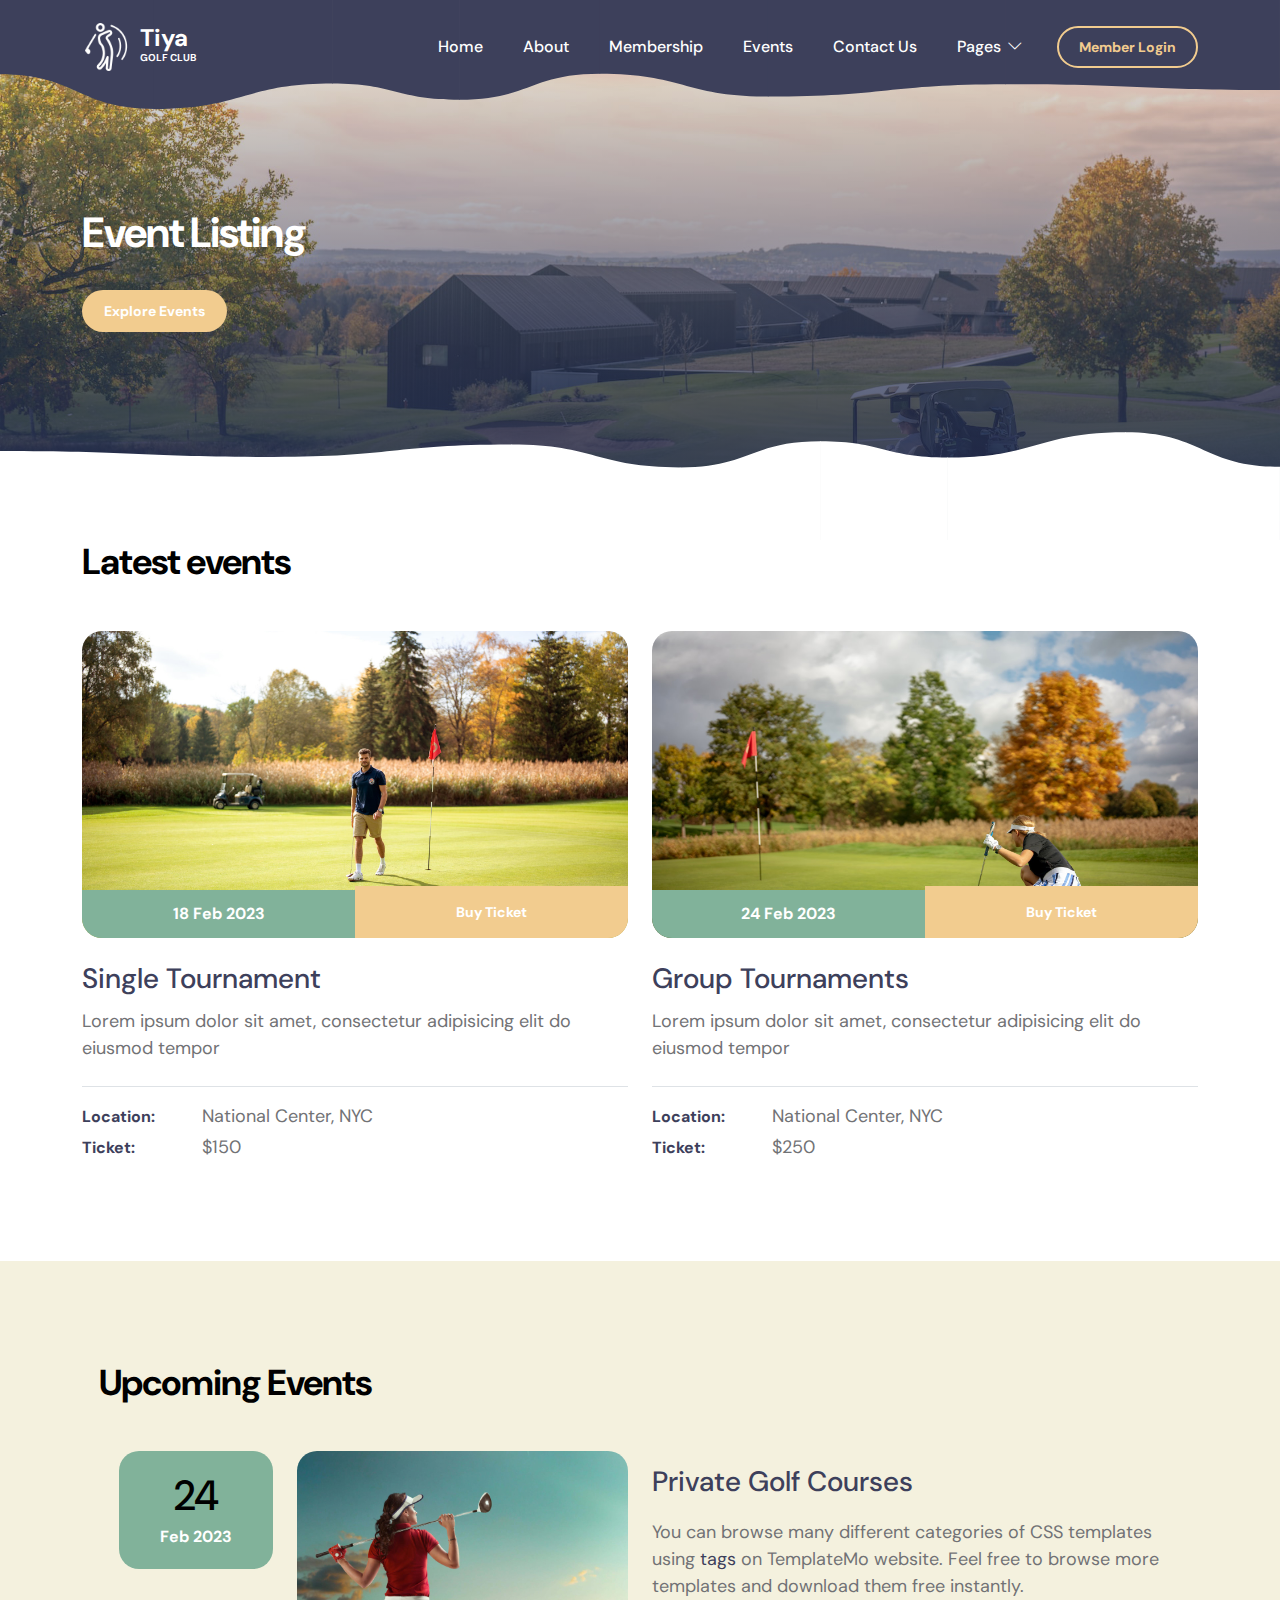
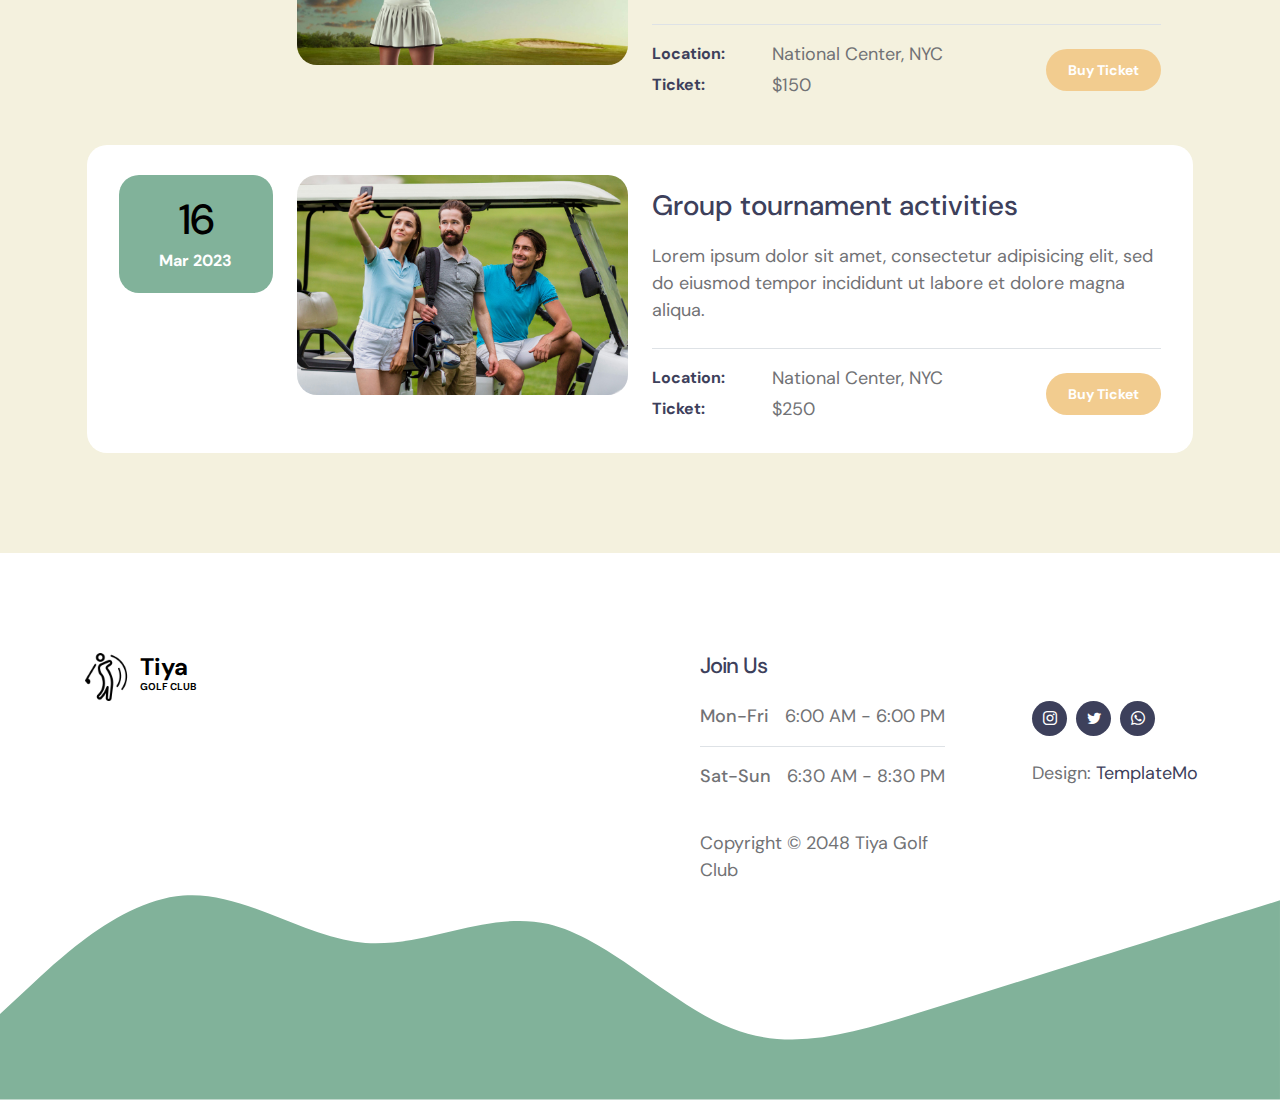
<file: templatemo_587_tiya_golf_club/event-listing.html>
<!doctype html>
<html lang="en">
    <head>
        <meta charset="utf-8">
        <meta name="viewport" content="width=device-width, initial-scale=1">

        <meta name="description" content="">
        <meta name="author" content="">

        <title>Tiya Golf Club - Event Listing</title>

        <!-- CSS FILES -->                
        <link rel="preconnect" href="https://fonts.googleapis.com">

        <link rel="preconnect" href="https://fonts.gstatic.com" crossorigin>

        <link href="https://fonts.googleapis.com/css2?family=DM+Sans:ital,wght@0,400;0,500;0,700;1,400&display=swap" rel="stylesheet">

        <link href="css/bootstrap.min.css" rel="stylesheet">

        <link href="css/bootstrap-icons.css" rel="stylesheet">

        <link href="css/templatemo-tiya-golf-club.css" rel="stylesheet">
        
<!--

TemplateMo 587 Tiya Golf Club

https://templatemo.com/tm-587-tiya-golf-club

-->
    </head>
    
    <body>

        <main>

            <nav class="navbar navbar-expand-lg">                
                <div class="container">
                    <a class="navbar-brand d-flex align-items-center" href="index.html">
                        <img src="images/logo.png" class="navbar-brand-image img-fluid" alt="Tiya Golf Club">
                        <span class="navbar-brand-text">
                            Tiya
                            <small>Golf Club</small>
                        </span>
                    </a>

                    <div class="d-lg-none ms-auto me-3">
                        <a class="btn custom-btn custom-border-btn" data-bs-toggle="offcanvas" href="#offcanvasExample" role="button" aria-controls="offcanvasExample">Member Login</a>
                    </div>
    
                    <button class="navbar-toggler" type="button" data-bs-toggle="collapse" data-bs-target="#navbarNav" aria-controls="navbarNav" aria-expanded="false" aria-label="Toggle navigation">
                        <span class="navbar-toggler-icon"></span>
                    </button>
    
                    <div class="collapse navbar-collapse" id="navbarNav">
                        <ul class="navbar-nav ms-lg-auto">
                            <li class="nav-item">
                                <a class="nav-link" href="index.html#section_1">Home</a>
                            </li>
    
                            <li class="nav-item">
                                <a class="nav-link" href="index.html#section_2">About</a>
                            </li>

                            <li class="nav-item">
                                <a class="nav-link" href="index.html#section_3">Membership</a>
                            </li>

                            <li class="nav-item">
                                <a class="nav-link" href="index.html#section_4">Events</a>
                            </li>

                            <li class="nav-item">
                                <a class="nav-link" href="index.html#section_5">Contact Us</a>
                            </li>

                            <li class="nav-item dropdown">
                                <a class="nav-link dropdown-toggle" href="#" id="navbarLightDropdownMenuLink" role="button" data-bs-toggle="dropdown" aria-expanded="false">Pages</a>

                                <ul class="dropdown-menu dropdown-menu-light" aria-labelledby="navbarLightDropdownMenuLink">
                                    <li><a class="dropdown-item active" href="event-listing.html">Event Listing</a></li>

                                    <li><a class="dropdown-item" href="event-detail.html">Event Detail</a></li>
                                </ul>
                            </li>
                        </ul>

                        <div class="d-none d-lg-block ms-lg-3">
                            <a class="btn custom-btn custom-border-btn" data-bs-toggle="offcanvas" href="#offcanvasExample" role="button" aria-controls="offcanvasExample">Member Login</a>
                        </div>
                    </div>
                </div>
            </nav>

            <div class="offcanvas offcanvas-end" data-bs-scroll="true" tabindex="-1" id="offcanvasExample" aria-labelledby="offcanvasExampleLabel">                
                <div class="offcanvas-header">
                    <h5 class="offcanvas-title" id="offcanvasExampleLabel">Member Login</h5>
                    
                    <button type="button" class="btn-close" data-bs-dismiss="offcanvas" aria-label="Close"></button>
                </div>
                
                <div class="offcanvas-body d-flex flex-column">
                    <form class="custom-form member-login-form" action="#" method="post" role="form">

                        <div class="member-login-form-body">
                            <div class="mb-4">
                                <label class="form-label mb-2" for="member-login-number">Membership No.</label>

                                <input type="text" name="member-login-number" id="member-login-number" class="form-control" placeholder="11002560" required>
                            </div>

                            <div class="mb-4">
                                <label class="form-label mb-2" for="member-login-password">Password</label>

                                <input type="password" name="member-login-password" id="member-login-password" pattern="[0-9a-zA-Z]{4,10}" class="form-control" placeholder="Password" required="">
                            </div>

                            <div class="form-check mb-4">
                                <input class="form-check-input" type="checkbox" value="" id="flexCheckDefault">
                              
                                <label class="form-check-label" for="flexCheckDefault">
                                    Remember me
                                </label>
                            </div>

                            <div class="col-lg-5 col-md-7 col-8 mx-auto">
                                <button type="submit" class="form-control">Login</button>
                            </div>

                            <div class="text-center my-4">
                                <a href="#">Forgotten password?</a>
                            </div>
                        </div>
                    </form>

                    <div class="mt-auto mb-5">
                        <p>
                            <strong class="text-white me-3">Any Questions?</strong>

                            <a href="tel: 010-020-0340" class="contact-link">
                            	010-020-0340
                            </a>
                        </p>
                    </div>
                </div>

                <svg xmlns="http://www.w3.org/2000/svg" viewBox="0 0 1440 320"><path fill="#3D405B" fill-opacity="1" d="M0,224L34.3,192C68.6,160,137,96,206,90.7C274.3,85,343,139,411,144C480,149,549,107,617,122.7C685.7,139,754,213,823,240C891.4,267,960,245,1029,224C1097.1,203,1166,181,1234,160C1302.9,139,1371,117,1406,106.7L1440,96L1440,320L1405.7,320C1371.4,320,1303,320,1234,320C1165.7,320,1097,320,1029,320C960,320,891,320,823,320C754.3,320,686,320,617,320C548.6,320,480,320,411,320C342.9,320,274,320,206,320C137.1,320,69,320,34,320L0,320Z"></path></svg>
            </div>
            

            <section class="hero-section hero-50 d-flex justify-content-center align-items-center" id="section_1">

                <div class="section-overlay"></div>

                <svg viewBox="0 0 1962 178" xmlns="http://www.w3.org/2000/svg" xmlns:xlink="http://www.w3.org/1999/xlink"><path fill="#3D405B" d="M 0 114 C 118.5 114 118.5 167 237 167 L 237 167 L 237 0 L 0 0 Z" stroke-width="0"></path> <path fill="#3D405B" d="M 236 167 C 373 167 373 128 510 128 L 510 128 L 510 0 L 236 0 Z" stroke-width="0"></path> <path fill="#3D405B" d="M 509 128 C 607 128 607 153 705 153 L 705 153 L 705 0 L 509 0 Z" stroke-width="0"></path><path fill="#3D405B" d="M 704 153 C 812 153 812 113 920 113 L 920 113 L 920 0 L 704 0 Z" stroke-width="0"></path><path fill="#3D405B" d="M 919 113 C 1048.5 113 1048.5 148 1178 148 L 1178 148 L 1178 0 L 919 0 Z" stroke-width="0"></path><path fill="#3D405B" d="M 1177 148 C 1359.5 148 1359.5 129 1542 129 L 1542 129 L 1542 0 L 1177 0 Z" stroke-width="0"></path><path fill="#3D405B" d="M 1541 129 C 1751.5 129 1751.5 138 1962 138 L 1962 138 L 1962 0 L 1541 0 Z" stroke-width="0"></path></svg>

                <div class="container">
                    <div class="row">

                        <div class="col-lg-6 col-12">

                            <h1 class="text-white mb-4 pb-2">Event Listing</h1>

                            <a href="#section_3" class="btn custom-btn smoothscroll me-3">Explore Events</a>
                        </div>

                    </div>
                </div>

                <svg viewBox="0 0 1962 178" xmlns="http://www.w3.org/2000/svg" xmlns:xlink="http://www.w3.org/1999/xlink"><path fill="#ffffff" d="M 0 114 C 118.5 114 118.5 167 237 167 L 237 167 L 237 0 L 0 0 Z" stroke-width="0"></path> <path fill="#ffffff" d="M 236 167 C 373 167 373 128 510 128 L 510 128 L 510 0 L 236 0 Z" stroke-width="0"></path> <path fill="#ffffff" d="M 509 128 C 607 128 607 153 705 153 L 705 153 L 705 0 L 509 0 Z" stroke-width="0"></path><path fill="#ffffff" d="M 704 153 C 812 153 812 113 920 113 L 920 113 L 920 0 L 704 0 Z" stroke-width="0"></path><path fill="#ffffff" d="M 919 113 C 1048.5 113 1048.5 148 1178 148 L 1178 148 L 1178 0 L 919 0 Z" stroke-width="0"></path><path fill="#ffffff" d="M 1177 148 C 1359.5 148 1359.5 129 1542 129 L 1542 129 L 1542 0 L 1177 0 Z" stroke-width="0"></path><path fill="#ffffff" d="M 1541 129 C 1751.5 129 1751.5 138 1962 138 L 1962 138 L 1962 0 L 1541 0 Z" stroke-width="0"></path></svg>
            </section>


            <section class="events-section section-padding" id="section_2">
                <div class="container">
                    <div class="row">

                        <div class="col-lg-12 col-12">
                            <h2 class="mb-lg-5 mb-4">Latest events</h2>
                        </div>

                        <div class="col-lg-6 col-12 mb-5 mb-lg-0">
                            <div class="custom-block-image-wrap">
                                <a href="event-detail.html">
                                    <img src="images/anna-rosar-ew-olGvgCCs-unsplash.jpg" class="custom-block-image img-fluid" alt="">

                                    <i class="custom-block-icon bi-link"></i>
                                </a>

                                <div class="custom-block-date-wrap">
                                    <strong class="text-white">18 Feb 2023</strong>
                                </div>

                                <div class="custom-btn-wrap">
                                    <a href="event-detail.html" class="btn custom-btn">Buy Ticket</a>
                                </div>
                            </div>

                            <div class="custom-block-info">
                                <a href="event-detail.html" class="events-title mb-2">Single Tournament</a>

                                <p class="mb-0">Lorem ipsum dolor sit amet, consectetur adipisicing elit do eiusmod tempor</p>


                                <div class="border-top mt-4 pt-3">
                                    <div class="d-flex flex-wrap align-items-center mb-1">
                                        <span class="custom-block-span">Location:</span>

                                        <p class="mb-0">National Center, NYC</p>
                                    </div>

                                    <div class="d-flex flex-wrap align-items-center">
                                        <span class="custom-block-span">Ticket:</span>

                                        <p class="mb-0">$150</p>
                                    </div>
                                </div>
                            </div>
                        </div>

                        <div class="col-lg-6 col-12">
                            <div class="custom-block-image-wrap">
                                <a href="event-detail.html">
                                    <img src="images/frederik-rosar-NDSZcCfnsbY-unsplash.jpg" class="custom-block-image img-fluid" alt="">

                                    <i class="custom-block-icon bi-link"></i>
                                </a>

                                <div class="custom-block-date-wrap">
                                    <strong class="text-white">24 Feb 2023</strong>
                                </div>

                                <div class="custom-btn-wrap">
                                    <a href="event-detail.html" class="btn custom-btn">Buy Ticket</a>
                                </div>
                            </div>

                            <div class="custom-block-info">
                                <a href="event-detail.html" class="events-title mb-2">Group Tournaments</a>

                                <p class="mb-0">Lorem ipsum dolor sit amet, consectetur adipisicing elit do eiusmod tempor</p>


                                <div class="border-top mt-4 pt-3">
                                    <div class="d-flex flex-wrap align-items-center mb-1">
                                        <span class="custom-block-span">Location:</span>

                                        <p class="mb-0">National Center, NYC</p>
                                    </div>

                                    <div class="d-flex flex-wrap align-items-center">
                                        <span class="custom-block-span">Ticket:</span>

                                        <p class="mb-0">$250</p>
                                    </div>
                                </div>
                            </div>
                        </div>

                    </div>
                </div>
            </section>


            <section class="events-section events-listing-section section-bg section-padding" id="section_3">
                <div class="container">
                    <div class="row">

                        <div class="col-lg-12 col-12">
                            <h2 class="mb-3">Upcoming Events</h2>
                        </div>

                        <div class="row custom-block mb-3">
                            <div class="col-lg-2 col-md-4 col-12 order-2 order-md-0 order-lg-0">
                                <div class="custom-block-date-wrap d-flex d-lg-block d-md-block align-items-center mt-3 mt-lg-0 mt-md-0">
                                    <h6 class="custom-block-date mb-lg-1 mb-0 me-3 me-lg-0 me-md-0">24</h6>
                                    
                                    <strong class="text-white">Feb 2023</strong>
                                </div>
                            </div>

                            <div class="col-lg-4 col-md-8 col-12 order-1 order-lg-0">
                                <div class="custom-block-image-wrap">
                                    <a href="event-detail.html">
                                        <img src="images/professional-golf-player.jpg" class="custom-block-image img-fluid" alt="">

                                        <i class="custom-block-icon bi-link"></i>
                                    </a>
                                </div>
                            </div>

                            <div class="col-lg-6 col-12 order-3 order-lg-0">
                                <div class="custom-block-info mt-2 mt-lg-0">
                                    <a href="event-detail.html" class="events-title mb-3">Private Golf Courses</a>

                                    <p class="mb-0">You can browse many different categories of CSS templates using <a href="https://templatemo.com/tag" target="_blank">tags</a> on TemplateMo website. Feel free to browse more templates and download them free instantly.</p>

                                    <div class="d-flex flex-wrap border-top mt-4 pt-3">

                                        <div class="mb-4 mb-lg-0">
                                            <div class="d-flex flex-wrap align-items-center mb-1">
                                                <span class="custom-block-span">Location:</span>

                                                <p class="mb-0">National Center, NYC</p>
                                            </div>

                                            <div class="d-flex flex-wrap align-items-center">
                                                <span class="custom-block-span">Ticket:</span>

                                                <p class="mb-0">$150</p>
                                            </div>
                                        </div>

                                        <div class="d-flex align-items-center ms-lg-auto">
                                            <a href="event-detail.html" class="btn custom-btn">Buy Ticket</a>
                                        </div>
                                    </div>
                                </div>
                            </div>
                        </div>

                        <div class="row custom-block custom-block-bg">
                            <div class="col-lg-2 col-md-4 col-12 order-2 order-md-0 order-lg-0">
                                <div class="custom-block-date-wrap d-flex d-lg-block d-md-block align-items-center mt-3 mt-lg-0 mt-md-0">
                                    <h6 class="custom-block-date mb-lg-1 mb-0 me-3 me-lg-0 me-md-0">16</h6>
                                    
                                    <strong class="text-white">Mar 2023</strong>
                                </div>
                            </div>

                            <div class="col-lg-4 col-md-8 col-12 order-1 order-lg-0">
                                <div class="custom-block-image-wrap">
                                    <a href="event-detail.html">
                                        <img src="images/girl-taking-selfie-with-friends-golf-field.jpg" class="custom-block-image img-fluid" alt="">

                                        <i class="custom-block-icon bi-link"></i>
                                    </a>
                                </div>
                            </div>

                            <div class="col-lg-6 col-12 order-3 order-lg-0">
                                <div class="custom-block-info mt-2 mt-lg-0">
                                    <a href="event-detail.html" class="events-title mb-3">Group tournament activities</a>

                                    <p class="mb-0">Lorem ipsum dolor sit amet, consectetur adipisicing elit, sed do eiusmod tempor incididunt ut labore et dolore magna aliqua.</p>

                                    <div class="d-flex flex-wrap border-top mt-4 pt-3">

                                        <div class="mb-4 mb-lg-0">
                                            <div class="d-flex flex-wrap align-items-center mb-1">
                                                <span class="custom-block-span">Location:</span>

                                                <p class="mb-0">National Center, NYC</p>
                                            </div>

                                            <div class="d-flex flex-wrap align-items-center">
                                                <span class="custom-block-span">Ticket:</span>

                                                <p class="mb-0">$250</p>
                                            </div>
                                        </div>

                                        <div class="d-flex align-items-center ms-lg-auto">
                                            <a href="event-detail.html" class="btn custom-btn">Buy Ticket</a>
                                        </div>
                                    </div>
                                </div>
                            </div>
                        </div>

                    </div>
                </div>
            </section>
        </main>

        <footer class="site-footer">
            <div class="container">
                <div class="row">

                    <div class="col-lg-6 col-12 me-auto mb-5 mb-lg-0">
                        <a class="navbar-brand d-flex align-items-center" href="index.html">
                            <img src="images/logo.png" class="navbar-brand-image img-fluid" alt="">
                            <span class="navbar-brand-text">
                                Tiya
                                <small>Golf Club</small>
                            </span>
                        </a>
                    </div>

                    <div class="col-lg-3 col-12">
                        <h5 class="site-footer-title mb-4">Join Us</h5>

                        <p class="d-flex border-bottom pb-3 mb-3 me-lg-3">
                            <span>Mon-Fri</span>
                            6:00 AM - 6:00 PM
                        </p>

                        <p class="d-flex me-lg-3">
                            <span>Sat-Sun</span>
                            6:30 AM - 8:30 PM
                        </p>
                        <br>
                        <p class="copyright-text">Copyright © 2048 Tiya Golf Club</p>
                    </div>

                        <div class="col-lg-2 col-12 ms-auto">
                            <ul class="social-icon mt-lg-5 mt-3 mb-4">
                                <li class="social-icon-item">
                                    <a href="#" class="social-icon-link bi-instagram"></a>
                                </li>

                                <li class="social-icon-item">
                                    <a href="#" class="social-icon-link bi-twitter"></a>
                                </li>

                                <li class="social-icon-item">
                                    <a href="#" class="social-icon-link bi-whatsapp"></a>
                                </li>
                            </ul>

                            <p class="copyright-text">Design: <a rel="nofollow" href="https://templatemo.com" target="_blank">TemplateMo</a></p>
                        </div>

                </div>
            </div>

            <svg xmlns="http://www.w3.org/2000/svg" viewBox="0 0 1440 320"><path fill="#81B29A" fill-opacity="1" d="M0,224L34.3,192C68.6,160,137,96,206,90.7C274.3,85,343,139,411,144C480,149,549,107,617,122.7C685.7,139,754,213,823,240C891.4,267,960,245,1029,224C1097.1,203,1166,181,1234,160C1302.9,139,1371,117,1406,106.7L1440,96L1440,320L1405.7,320C1371.4,320,1303,320,1234,320C1165.7,320,1097,320,1029,320C960,320,891,320,823,320C754.3,320,686,320,617,320C548.6,320,480,320,411,320C342.9,320,274,320,206,320C137.1,320,69,320,34,320L0,320Z"></path></svg>
        </footer>


        <!-- JAVASCRIPT FILES -->
        <script src="js/jquery.min.js"></script>
        <script src="js/bootstrap.bundle.min.js"></script>
        <script src="js/jquery.sticky.js"></script>
        <script src="js/custom.js"></script>

    </body>
</html>
</file>
<file: templatemo_587_tiya_golf_club/css/templatemo-tiya-golf-club.css>
/*

TemplateMo 587 Tiya Golf Club

https://templatemo.com/tm-587-tiya-golf-club

*/


/*---------------------------------------
  CUSTOM PROPERTIES ( VARIABLES )             
-----------------------------------------*/
:root {
  --white-color:                  #ffffff;
  --primary-color:                #81B29A;
  --secondary-color:              #3D405B;
  --section-bg-color:             #F4F1DE;
  --custom-btn-bg-color:          #F2CC8F;
  --custom-btn-bg-hover-color:    #E07A5F;
  --dark-color:                   #000000;
  --p-color:                      #717275;
  --link-hover-color:             #F2CC8F;

  --body-font-family:             'DM Sans', sans-serif;

  --h1-font-size:                 42px;
  --h2-font-size:                 36px;
  --h3-font-size:                 28px;
  --h4-font-size:                 24px;
  --h5-font-size:                 22px;
  --h6-font-size:                 20px;
  --p-font-size:                  18px;
  --menu-font-size:               16px;
  --btn-font-size:                14px;

  --border-radius-large:          100px;
  --border-radius-medium:         20px;
  --border-radius-small:          10px;

  --font-weight-normal:           400;
  --font-weight-medium:           500;
  --font-weight-bold:             700;
}

body {
  background-color: var(--white-color);
  font-family: var(--body-font-family); 
}


/*---------------------------------------
  TYPOGRAPHY               
-----------------------------------------*/

h2,
h3,
h4,
h5,
h6 {
  color: var(--dark-color);
}

h1,
h2,
h3,
h4,
h5,
h6 {
  font-weight: var(--font-weight-medium);
  letter-spacing: -1px;
}

h1 {
  font-size: var(--h1-font-size);
  font-weight: var(--font-weight-bold);
}

h2 {
  font-size: var(--h2-font-size);
  font-weight: var(--font-weight-bold);
}

h3 {
  font-size: var(--h3-font-size);
}

h4 {
  font-size: var(--h4-font-size);
}

h5 {
  font-size: var(--h5-font-size);
}

h6 {
  font-size: var(--h6-font-size);
}

p {
  color: var(--p-color);
  font-size: var(--p-font-size);
  font-weight: var(--font-weight-normal);
}

ul li {
  color: var(--p-color);
  font-size: var(--p-font-size);
  font-weight: var(--font-weight-normal);
}

a, 
button {
  touch-action: manipulation;
  transition: all 0.3s;
}

a {
  display: inline-block;
  color: var(--secondary-color);
  text-decoration: none;
}

a:hover {
  color: var(--link-hover-color);
}

b,
strong {
  font-weight: var(--font-weight-bold);
}


/*---------------------------------------
  SECTION               
-----------------------------------------*/
.section-bg {
  background-color: var(--section-bg-color);
}

.section-padding {
  padding-top: 100px;
  padding-bottom: 100px;
}

.section-overlay {
  content: "";
  background: rgba(0, 0, 0, 0) linear-gradient(rgba(39, 48, 83, 0.01) 0%, rgb(39, 48, 83) 100%) repeat scroll 0% 0%;
  position: absolute;
  top: 0;
  right: 0;
  bottom: 0;
  left: 0;
}

::selection {
  background-color: var(--primary-color);
  color: var(--white-color);
}


/*---------------------------------------
  ANIMATED HEADLINE               
-----------------------------------------*/
.cd-words-wrapper {
  display: inline-block;
  position: relative;
  text-align: left;
}

.cd-words-wrapper b {
  color: var(--link-hover-color);
  display: inline-block;
  position: absolute;
  white-space: nowrap;
  left: 0;
  top: 0;
}

.cd-words-wrapper b.is-visible {
  position: relative;
}

.no-js .cd-words-wrapper b {
  opacity: 0;
}

.no-js .cd-words-wrapper b.is-visible {
  opacity: 1;
}

.cd-headline.rotate-1 .cd-words-wrapper {
  -webkit-perspective: 300px;
  -moz-perspective: 300px;
  perspective: 300px;
}
.cd-headline.rotate-1 b {
  opacity: 0;
  -webkit-transform-origin: 50% 100%;
  -moz-transform-origin: 50% 100%;
  -ms-transform-origin: 50% 100%;
  -o-transform-origin: 50% 100%;
  transform-origin: 50% 100%;
  -webkit-transform: rotateX(180deg);
  -moz-transform: rotateX(180deg);
  -ms-transform: rotateX(180deg);
  -o-transform: rotateX(180deg);
  transform: rotateX(180deg);
}
.cd-headline.rotate-1 b.is-visible {
  opacity: 1;
  -webkit-transform: rotateX(0deg);
  -moz-transform: rotateX(0deg);
  -ms-transform: rotateX(0deg);
  -o-transform: rotateX(0deg);
  transform: rotateX(0deg);
  -webkit-animation: cd-rotate-1-in 1.2s;
  -moz-animation: cd-rotate-1-in 1.2s;
  animation: cd-rotate-1-in 1.2s;
}
.cd-headline.rotate-1 b.is-hidden {
  -webkit-transform: rotateX(180deg);
  -moz-transform: rotateX(180deg);
  -ms-transform: rotateX(180deg);
  -o-transform: rotateX(180deg);
  transform: rotateX(180deg);
  -webkit-animation: cd-rotate-1-out 1.2s;
  -moz-animation: cd-rotate-1-out 1.2s;
  animation: cd-rotate-1-out 1.2s;
}

@-webkit-keyframes cd-rotate-1-in {
  0% {
    -webkit-transform: rotateX(180deg);
    opacity: 0;
  }
  35% {
    -webkit-transform: rotateX(120deg);
    opacity: 0;
  }
  65% {
    opacity: 0;
  }
  100% {
    -webkit-transform: rotateX(360deg);
    opacity: 1;
  }
}
@-moz-keyframes cd-rotate-1-in {
  0% {
    -moz-transform: rotateX(180deg);
    opacity: 0;
  }
  35% {
    -moz-transform: rotateX(120deg);
    opacity: 0;
  }
  65% {
    opacity: 0;
  }
  100% {
    -moz-transform: rotateX(360deg);
    opacity: 1;
  }
}
@keyframes cd-rotate-1-in {
  0% {
    -webkit-transform: rotateX(180deg);
    -moz-transform: rotateX(180deg);
    -ms-transform: rotateX(180deg);
    -o-transform: rotateX(180deg);
    transform: rotateX(180deg);
    opacity: 0;
  }
  35% {
    -webkit-transform: rotateX(120deg);
    -moz-transform: rotateX(120deg);
    -ms-transform: rotateX(120deg);
    -o-transform: rotateX(120deg);
    transform: rotateX(120deg);
    opacity: 0;
  }
  65% {
    opacity: 0;
  }
  100% {
    -webkit-transform: rotateX(360deg);
    -moz-transform: rotateX(360deg);
    -ms-transform: rotateX(360deg);
    -o-transform: rotateX(360deg);
    transform: rotateX(360deg);
    opacity: 1;
  }
}
@-webkit-keyframes cd-rotate-1-out {
  0% {
    -webkit-transform: rotateX(0deg);
    opacity: 1;
  }
  35% {
    -webkit-transform: rotateX(-40deg);
    opacity: 1;
  }
  65% {
    opacity: 0;
  }
  100% {
    -webkit-transform: rotateX(180deg);
    opacity: 0;
  }
}
@-moz-keyframes cd-rotate-1-out {
  0% {
    -moz-transform: rotateX(0deg);
    opacity: 1;
  }
  35% {
    -moz-transform: rotateX(-40deg);
    opacity: 1;
  }
  65% {
    opacity: 0;
  }
  100% {
    -moz-transform: rotateX(180deg);
    opacity: 0;
  }
}
@keyframes cd-rotate-1-out {
  0% {
    -webkit-transform: rotateX(0deg);
    -moz-transform: rotateX(0deg);
    -ms-transform: rotateX(0deg);
    -o-transform: rotateX(0deg);
    transform: rotateX(0deg);
    opacity: 1;
  }
  35% {
    -webkit-transform: rotateX(-40deg);
    -moz-transform: rotateX(-40deg);
    -ms-transform: rotateX(-40deg);
    -o-transform: rotateX(-40deg);
    transform: rotateX(-40deg);
    opacity: 1;
  }
  65% {
    opacity: 0;
  }
  100% {
    -webkit-transform: rotateX(180deg);
    -moz-transform: rotateX(180deg);
    -ms-transform: rotateX(180deg);
    -o-transform: rotateX(180deg);
    transform: rotateX(180deg);
    opacity: 0;
  }
}


/*---------------------------------------
  CUSTOM BUTTON               
-----------------------------------------*/
.custom-btn {
  background: var(--custom-btn-bg-color);
  border: 2px solid transparent;
  border-radius: var(--border-radius-large);
  color: var(--white-color);
  font-size: var(--btn-font-size);
  font-weight: var(--font-weight-bold);
  line-height: normal;
  transition: all 0.3s;
  padding: 10px 20px;
}

.custom-btn:hover {
  background: var(--custom-btn-bg-hover-color);
  color: var(--white-color);
}

.custom-border-btn {
  background: transparent;
  border: 2px solid var(--custom-btn-bg-color);
  color: var(--custom-btn-bg-color);
}

.custom-border-btn:hover {
  background: var(--custom-btn-bg-color);
  border-color: transparent;
  color: var(--white-color);
}

.custom-btn-bg-white {
  border-color: var(--white-color);
  color: var(--white-color);
}

.custom-btn-group .link {
  color: var(--white-color);
  font-weight: var(--font-weight-medium);
}

.custom-btn-group .link:hover {
  color: var(--link-hover-color);
}


/*---------------------------------------
  NAVIGATION BAR & OFFCANVAS              
-----------------------------------------*/
.offcanvas {
  background-color: var(--primary-color);
  padding: 30px;
}

.offcanvas.offcanvas-end {
  border-left: 0;
}

.offcanvas-header .btn-close {
  transition: all 0.3s;
}

.offcanvas-header .btn-close:hover {
  transform: rotate(180deg);
}

.offcanvas svg {
  position: absolute;
  bottom: 0;
  right: 0;
  left: 0;
}

.sticky-wrapper {
  position: absolute;
  top: 0;
  right: 0;
  left: 0;
}

.sticky-wrapper.is-sticky .navbar {
  background-color: rgb(61 64 91);
}

.navbar {
  background: transparent;
  z-index: 99;
  padding-top: 15px;
  padding-bottom: 15px;
}

.navbar-brand,
.navbar-brand:hover {
  font-size: var(--h4-font-size);
  font-weight: var(--font-weight-bold);
  display: block;
  color: var(--dark-color);
  max-width: 48px;
}

.navbar .navbar-brand,
.navbar .navbar-brand:hover {
  color: var(--white-color);
}

.navbar .navbar-brand-image {
  filter: brightness(0) invert(1);
}

.navbar-brand-image {
  width: 48px;
  height: 48px;
}

.navbar-brand-text {
  line-height: normal;
  margin-left: 10px;
  position: relative;
  bottom: 5px;
}

.navbar-brand-text small {
  display: block;
  font-size: 10px;
  line-height: 1;
  text-transform: uppercase;
}

.navbar-expand-lg .navbar-nav .nav-link {
  border-radius: var(--border-radius-large);
  margin: 10px;
  padding: 10px;
}

.navbar-nav .nav-link {
  display: inline-block;
  color: var(--white-color);
  font-size: var(--menu-font-size);
  font-weight: var(--font-weight-medium);
  padding-top: 15px;
  padding-bottom: 15px;
}

.navbar-nav .nav-link.active, 
.navbar-nav .nav-link:hover {
  color: var(--link-hover-color);
}

.navbar .dropdown-menu {
  background: var(--white-color);
  box-shadow: 0 1rem 3rem rgba(0,0,0,.175);
  border: 0;
  display: inherit;
  opacity: 0;
  min-width: 9rem;
  margin-top: 20px;
  padding: 13px 0 10px 0;
  transition: all 0.3s;
  pointer-events: none;
}

.navbar .dropdown-menu::before {
  content: "";
  width: 0;
  height: 0;
  border-left: 20px solid transparent;
  border-right: 20px solid transparent;
  border-bottom: 15px solid var(--white-color);
  position: absolute;
  top: -10px;
  left: 10px;
}

.navbar .dropdown-item {
  display: inline-block;
  color: var(--p-color);
  font-size: var(--menu-font-size);
  font-weight: var(--font-weight-medium);
  position: relative;
}

.navbar .dropdown-item.active, 
.navbar .dropdown-item:active,
.navbar .dropdown-item:focus, 
.navbar .dropdown-item:hover {
  background: transparent;
  color: var(--link-hover-color);
}

.navbar .dropdown-toggle::after {
  content: "\f282";
  display: inline-block;
  font-family: bootstrap-icons !important;
  font-size: var(--copyright-font-size);
  font-style: normal;
  font-weight: normal !important;
  font-variant: normal;
  text-transform: none;
  line-height: 1;
  vertical-align: -.125em;
  -webkit-font-smoothing: antialiased;
  -moz-osx-font-smoothing: grayscale;
  position: relative;
  left: 2px;
  border: 0;
}

@media screen and (min-width: 992px) {
  .navbar .dropdown:hover .dropdown-menu {
    opacity: 1;
    margin-top: 0;
    pointer-events: auto;
  }
}

.navbar-toggler {
  border: 0;
  padding: 0;
  cursor: pointer;
  margin: 0;
  width: 30px;
  height: 35px;
  outline: none;
}

.navbar-toggler:focus {
  outline: none;
  box-shadow: none;
}

.navbar-toggler[aria-expanded="true"] .navbar-toggler-icon {
  background: transparent;
}

.navbar-toggler[aria-expanded="true"] .navbar-toggler-icon:before,
.navbar-toggler[aria-expanded="true"] .navbar-toggler-icon:after {
  transition: top 300ms 50ms ease, -webkit-transform 300ms 350ms ease;
  transition: top 300ms 50ms ease, transform 300ms 350ms ease;
  transition: top 300ms 50ms ease, transform 300ms 350ms ease, -webkit-transform 300ms 350ms ease;
  top: 0;
}

.navbar-toggler[aria-expanded="true"] .navbar-toggler-icon:before {
  transform: rotate(45deg);
}

.navbar-toggler[aria-expanded="true"] .navbar-toggler-icon:after {
  transform: rotate(-45deg);
}

.navbar-toggler .navbar-toggler-icon {
  background: var(--white-color);
  transition: background 10ms 300ms ease;
  display: block;
  width: 30px;
  height: 2px;
  position: relative;
}

.navbar-toggler .navbar-toggler-icon:before,
.navbar-toggler .navbar-toggler-icon:after {
  transition: top 300ms 350ms ease, -webkit-transform 300ms 50ms ease;
  transition: top 300ms 350ms ease, transform 300ms 50ms ease;
  transition: top 300ms 350ms ease, transform 300ms 50ms ease, -webkit-transform 300ms 50ms ease;
  position: absolute;
  right: 0;
  left: 0;
  background: var(--white-color);
  width: 30px;
  height: 2px;
  content: '';
}

.navbar-toggler .navbar-toggler-icon::before {
  top: -8px;
}

.navbar-toggler .navbar-toggler-icon::after {
  top: 8px;
}


/*---------------------------------------
  HERO        
-----------------------------------------*/
.hero-section {
  background-image: url('../images/anna-rosar-ZxFyVBHMK-c-unsplash.jpg');
  background-repeat: no-repeat;
  background-size: cover;
  background-position: center;
  position: relative;
  padding-top: 100px;
  padding-bottom: 100px;
  height: 100vh;
  min-height: 670px;
  margin-bottom: -90px;
}

.hero-50 {
  height: auto;
  min-height: 540px;
  margin-bottom: -100px;
}

.hero-50 .container + svg {
  transform: rotate(180deg);
}

.hero-section .ratio {
  border-radius: var(--border-radius-medium);
  overflow: hidden;
}

.hero-section svg {
  position: absolute;
  right: 0;
  left: 0;
}

.hero-section > svg {
  top: 0;
}

.hero-section .container + svg {
  top: auto;
  bottom: -1px;
}

.hero-section .row {
  position: relative;
  z-index: 22;
}


/*---------------------------------------
  BACKGROUND IMAGE SECTION        
-----------------------------------------*/
.section-bg-image {
  background-image: url('../images/frederik-rosar-NDSZcCfnsbY-unsplash.jpg');
  background-repeat: no-repeat;
  background-size: cover;
  background-position: center;
  position: relative;
  margin-bottom: -70px;
}

.section-bg-image .container + svg {
  transform: rotate(180deg);
  position: relative;
  bottom: -1px;
}

.section-bg-image-block {
  backdrop-filter: blur(5px) saturate(180%);
  -webkit-backdrop-filter: blur(5px) saturate(180%);
  background-color: rgba(255, 255, 255, 0.75);
  border-radius: var(--border-radius-medium);
  border: 1px solid rgba(209, 213, 219, 0.3);
  border-radius: var(--border-radius-medium);
  padding: 50px;
}

.section-bg-image-block .input-group {
  background-color: var(--white-color);
  border-radius: var(--border-radius-large);
  padding: 10px 15px;
}

.section-bg-image-block .input-group-text {
  background-color: transparent;
  border: 0;
}

.section-bg-image-block input[type="email"] {
  border: 0;
  box-shadow: none;
  margin-bottom: 0;
  padding-left: 0;
}

.section-bg-image-block button[type="submit"] {
  background-color: var(--primary-color);
  border: 0;
  border-radius: var(--border-radius-large) !important;
  color: var(--white-color);
  max-width: 150px;
}


/*---------------------------------------
  ABOUT SECTOIN              
-----------------------------------------*/
.about-section {
  padding-bottom: 70px;
}

.member-block-image-wrap {
  border-radius: var(--border-radius-medium);
  position: relative;
  overflow: hidden;
}

.member-block-image-wrap:hover .member-block-image {
  transform: scale(1.2);
}

.member-block-image-wrap:hover .social-icon {
  opacity: 1;
}

.member-block-image-wrap .social-icon {
  background-color: var(--white-color);
  border-radius: var(--border-radius-large);
  position: absolute;
  top: 50%;
  left: 50%;
  transform: translate(-50%, -50%);
  opacity: 0;
  transition: all 0.5s;
  padding: 15px 20px;
  width: auto;
}

.member-block-image {
  transition: all 0.3s;
}

.member-block-info {
  padding: 10px;
}

.member-block-info h4,
.member-block-info p {
  margin-bottom: 0;
}


/*---------------------------------------
  CUSTOM BLOCK              
-----------------------------------------*/
.custom-block {
  border-radius: var(--border-radius-medium);
  position: relative;
  overflow: hidden;
  padding: 30px 20px;
}

.custom-block-bg {
  background: var(--white-color);
}

.custom-block-date-wrap {
  background-color: var(--primary-color);
  border-radius: var(--border-radius-medium);
  text-align: center;
  padding: 20px 30px;
}

.custom-block-date {
  font-size: var(--h1-font-size);
}

.custom-block-image-wrap {
  border-radius: var(--border-radius-medium);
  position: relative;
  overflow: hidden;
}

.custom-block-image-wrap:hover .custom-block-image {
  transform: scale(1.2);
}

.custom-block-image-wrap:hover .custom-block-icon {
  opacity: 1;
}

.custom-block-image {
  transition: all 0.3s;
}

.custom-block-image-wrap .custom-block-date-wrap,
.custom-block-image-wrap .custom-btn-wrap {
  position: absolute;
  bottom: 0;
}

.custom-block-image-wrap .custom-block-date-wrap {
  border-radius: 0;
  left: 0;
  width: 50%;
  padding: 12.30px 20px;
}

.custom-block-image-wrap .custom-btn-wrap {
  right: 0;
  width: 50%;
}

.custom-block-image-wrap .custom-btn  {
  border-radius: 0;
  display: block;
  padding: 15px 20px;
}

.custom-block-info {
  padding-top: 10px;
}

.custom-block-image-wrap + .custom-block-info {
  padding-top: 20px;
}

.custom-block-span {
  color: var(--secondary-color);
  font-weight: var(--font-weight-bold);
  min-width: 110px;
  margin-right: 10px;
}

.custom-block-icon {
  background: var(--custom-btn-bg-color);
  border-radius: var(--border-radius-large);
  color: var(--white-color);
  width: 60px;
  height: 60px;
  line-height: 60px;
  text-align: center;
  font-size: var(--h3-font-size);
  position: absolute;
  top: 50%;
  left: 50%;
  transform: translate(-50%, -50%);
  opacity: 0;
  transition: all 0.5s;
}

.custom-block-icon:hover {
  background: var(--custom-btn-bg-hover-color);
  color: var(--white-color);
}


/*---------------------------------------
  EVENTS SECTION            
-----------------------------------------*/
.events-section.section-bg .container > .row {
  margin-right: 5px;
  margin-left: 5px;
}

.events-section.section-bg .container > .row .row {
  margin: auto;
}

.events-listing-section {
  margin-bottom: 100px;
}

.events-detail-section .custom-block-info {
  padding: 40px 60px;
}

.events-detail-info {
  background-color: var(--section-bg-color);
  border-radius: var(--border-radius-medium);
  padding: 50px 25px;
}

.events-title {
  font-size: var(--h3-font-size);
  font-weight: var(--font-weight-medium);
}


/*---------------------------------------
  MEMBERSHIP SECTION            
-----------------------------------------*/
.membership-section .container {
  position: relative;
  z-index: 2;
}

.table-responsive {
  border-radius: var(--border-radius-medium);
}

.table-responsive tbody, 
.table-responsive td, 
.table-responsive tfoot, 
.table-responsive th, 
.table-responsive thead, 
.table-responsive tr {
  border: 0;
}

.table-responsive thead tr {
  background-color: var(--secondary-color);
  color: var(--white-color);
}

.table-responsive thead th {
  padding: 22px 16px !important;
}

.table-responsive tbody tr:nth-child(even) {
  background-color: var(--section-bg-color);
}

.table>:not(caption)>*>* {
  padding: 18px 16px;
}

.table-responsive .bi-check-circle-fill {
  color: var(--primary-color);
}

.table-responsive .bi-x-circle-fill {
  color: var(--custom-btn-bg-hover-color);
}

.membership-form {
  background-color: var(--secondary-color);
  border-radius: var(--border-radius-medium);
  padding: 35px;
}

.membership-form .form-floating>textarea {
  border-radius: var(--border-radius-medium);
  height: 100px;
}


/*---------------------------------------
  CONTACT               
-----------------------------------------*/
.contact-form .form-floating>textarea {
  border-radius: var(--border-radius-medium);
  height: 120px;
}

.contact-info {
  position: relative;
}

.contact-info-item {
  background: var(--secondary-color);
  border-radius: var(--border-radius-medium);
  position: absolute;
  overflow: hidden;
  top: 50%;
  left: 50%;
  transform: translate(-50%, -50%);
  text-align: center;
}

.contact-info-body {
  padding: 20px 30px;
}

.contact-info-body strong,
.contact-info-item a {
  color: var(--white-color);
}

.contact-info-footer {
  background-color: var(--custom-btn-bg-hover-color);
  padding: 10px 20px;
  transition: all 0.3s;
}

.contact-info-footer:hover {
  background-color: var(--custom-btn-bg-color);
}

.contact-info-footer a {
  display: block;
  font-weight: var(--font-weight-bold);
}


/*---------------------------------------
  SITE FOOTER            
-----------------------------------------*/
.site-footer {
  position: relative;
  padding-bottom: 200px;
}

.site-footer .container {
  position: relative;
  z-index: 2;
}

.site-footer svg {
  position: absolute;
  bottom: 0;
  right: 0;
  left: 0;
  pointer-events: none;
}

.site-footer-title {
  color: var(--secondary-color);
}

.site-footer p span {
  font-weight: var(--font-weight-medium);
  margin-right: auto;
}


/*---------------------------------------
  CUSTOM FORM               
-----------------------------------------*/
.custom-form .form-control {
  border-radius: var(--border-radius-large);
  border-width: 2px;
  box-shadow: none;
  color: var(--p-color);
  margin-bottom: 20px;
  padding: 10px;
  padding-left: 20px;
  outline: none;
}

.custom-form .form-control:focus,
.custom-form .form-control:hover {
  border-color: var(--dark-color);
}

.form-floating>label {
  padding-left: 20px;
}

.custom-form button[type="submit"] {
  background: var(--custom-btn-bg-color);
  border: none;
  border-radius: var(--border-radius-large);
  color: var(--white-color);
  font-size: var(--p-font-size);
  font-weight: var(--font-weight-medium);
  transition: all 0.3s;
  margin-bottom: 0;
  padding-left: 10px;
}

.custom-form button[type="submit"]:hover,
.custom-form button[type="submit"]:focus {
  background: var(--custom-btn-bg-hover-color);
  border-color: transparent;
}

.header-form {
  position: relative;
}

.header-form .form-control {
  padding-left: 42px;
}

.header-form-icon {
  width: 24px;
  position: absolute;
  top: 0;
  margin: 12px;
  margin-left: 15px;
}


/*---------------------------------------
  SOCIAL ICON               
-----------------------------------------*/
.social-icon {
  margin: 0;
  padding: 0;
}

.social-icon-item {
  list-style: none;
  display: inline-block;
  vertical-align: top;
}

.social-icon-link {
  background: var(--secondary-color);
  border-radius: var(--border-radius-large);
  color: var(--white-color);
  font-size: var(--btn-font-size);
  display: block;
  margin-right: 5px;
  text-align: center;
  width: 35px;
  height: 35px;
  line-height: 36px;
  transition: background 0.2s, color 0.2s;
}

.social-icon-link:hover {
  background: var(--primary-color);
  color: var(--white-color);
}


/*---------------------------------------
  RESPONSIVE STYLES               
-----------------------------------------*/
@media screen and (max-width: 991px) {
  h1 {
    font-size: 36px;
  }

  h2 {
    font-size: 28px;
  }

  h3 {
    font-size: 22px;
  }

  h4 {
    font-size: 20px;
  }

  h5 {
    font-size: 18px;
  }

  h6 {
    font-size: 16px;
  }

  .section-padding {
    padding-top: 50px;
    padding-bottom: 50px;
  }
  
  .navbar {
    background-color: var(--secondary-color);
  }

  .navbar-nav .dropdown-menu {
    position: relative;
    left: 10px;
    opacity: 1;
    pointer-events: auto;
    max-width: 155px;
    margin-top: 15px;
    margin-bottom: 15px;
  }

  .navbar-expand-lg .navbar-nav {
    padding-top: 15px;
    padding-bottom: 10px;
  }

  .navbar-expand-lg .navbar-nav .nav-link {
    margin: 5px;
    padding: 0;
  }

  .hero-section {
    position: relative;
    top: 82px;
    margin-bottom: 82px;
  }

  .events-listing-section {
    margin-bottom: 50px;
  }

  .events-detail-section .custom-block-info {
    padding: 40px;
  }

  .events-detail-info {
    padding: 35px 25px;
  }

  .contact-info-item {
    width: 60%;
  }

  .events-detail-section .contact-info-item {
    width: 70%;
  }

  .section-bg-image {
    margin-bottom: 0;
  }

  .section-bg-image-block {
    padding: 30px;
  }

  .site-footer {
    padding-top: 20px;
    padding-bottom: 100px;
  }
}

@media screen and (max-width: 480px) {
  .navbar-brand {
    font-size: var(--p-font-size);
  }

  .navbar-brand-icon {
    width: 30px;
    height: 30px;
  }

  .navbar-brand-icon::after {
    top: 5px;
  }

  .section-bg-image-block {
    padding: 30px;
  }

  .contact-info-item {
    width: 72%;
  }
}

@media screen and (max-width: 360px) {
  .custom-btn {
    font-size: 12px;
    padding: 4px 12px;
  }
}
</file>
